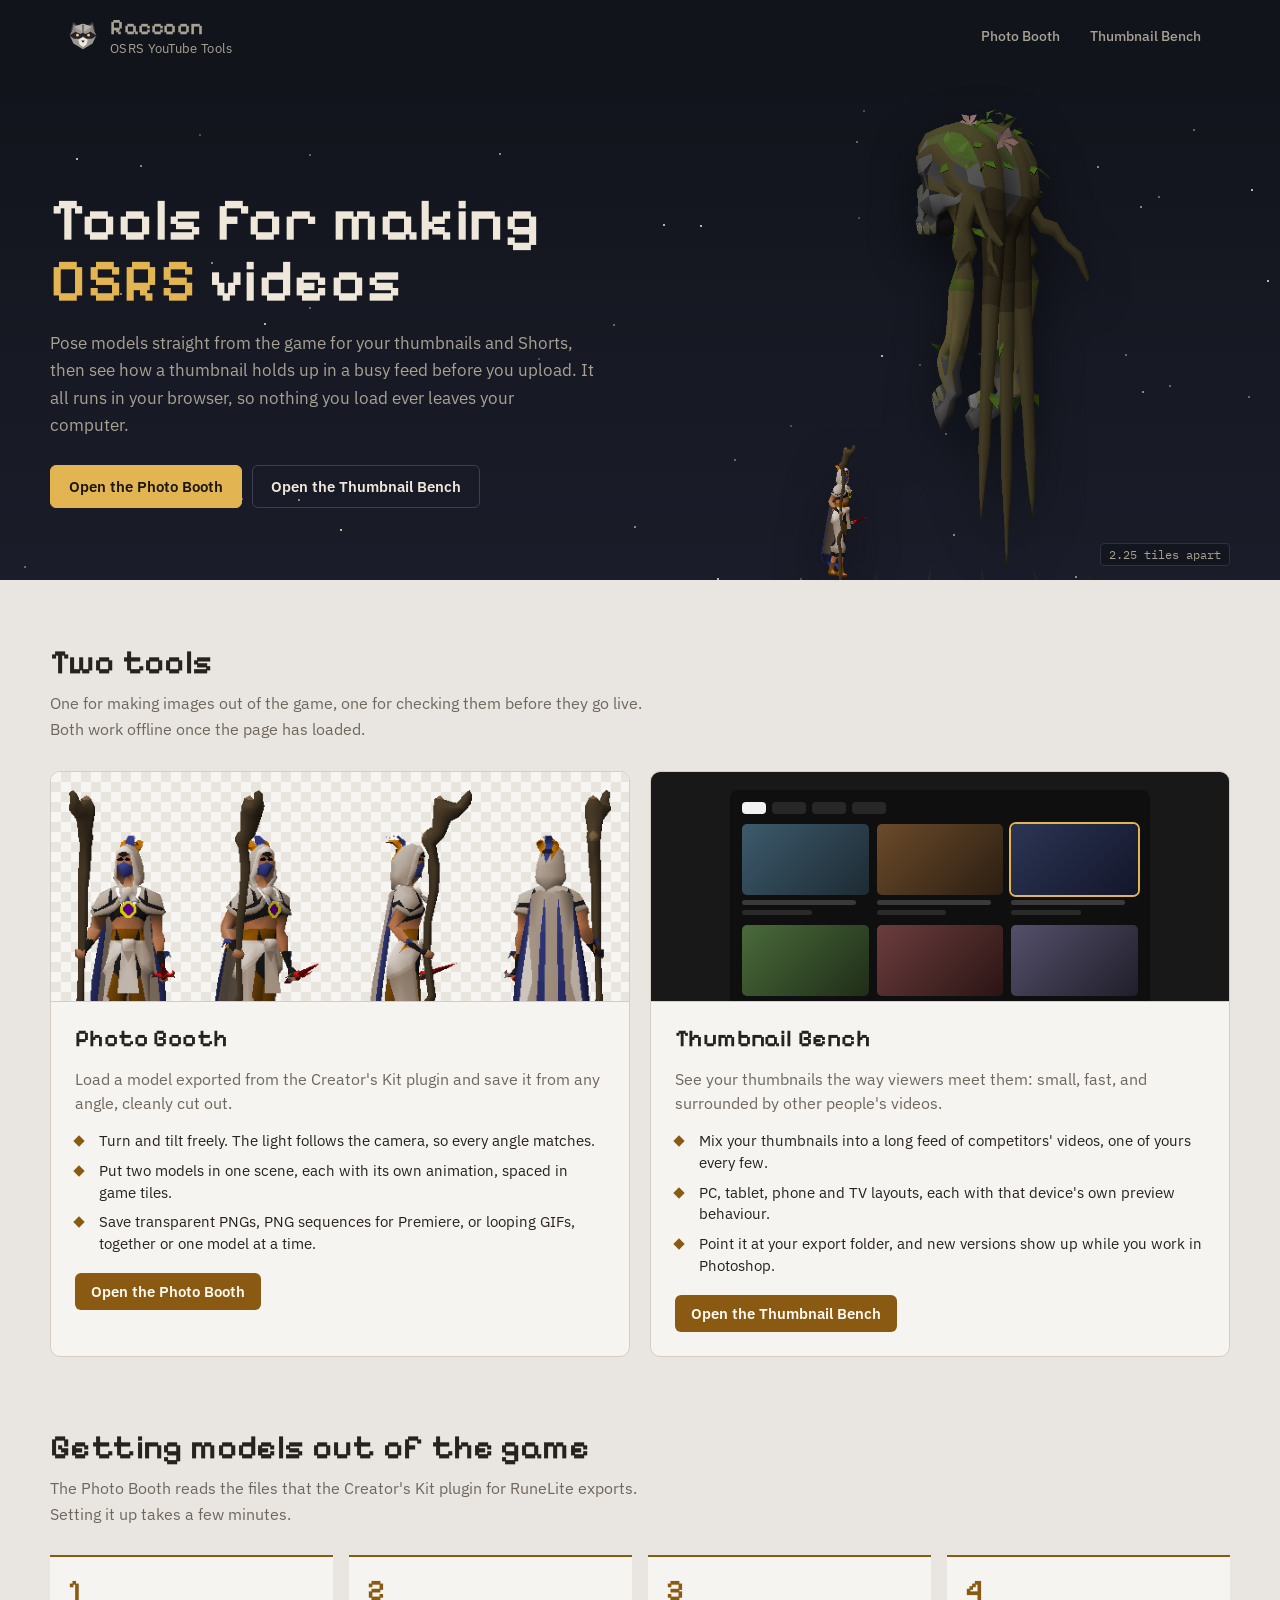
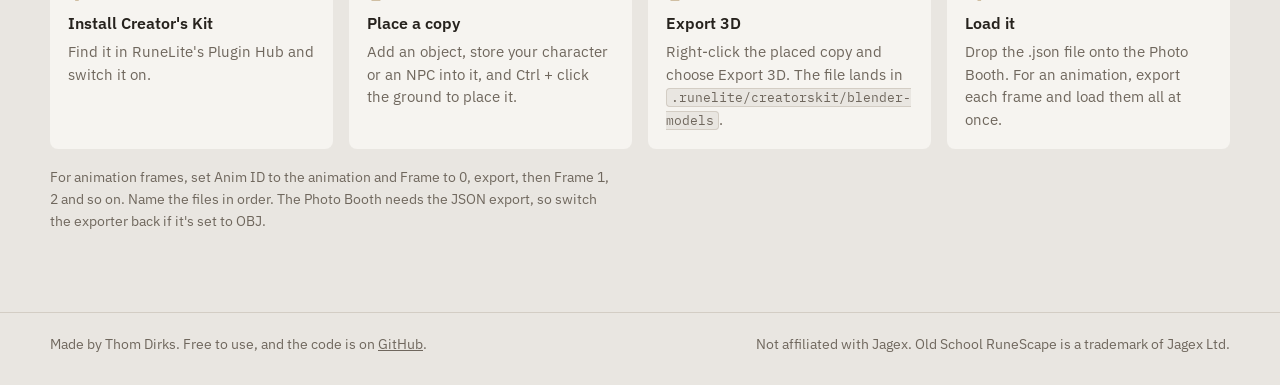
<file: index.html>
<!doctype html>
<html lang="en">
<head>
<meta charset="utf-8">
<meta name="viewport" content="width=device-width, initial-scale=1, viewport-fit=cover">
<title>Raccoon · OSRS YouTube Tools</title>
<meta name="description" content="Free browser tools for Old School RuneScape YouTubers: pose game models for thumbnails and Shorts, and test thumbnails in a realistic YouTube feed.">
<link rel="icon" href="assets/raccoon.svg" type="image/svg+xml">
<link rel="preconnect" href="https://fonts.googleapis.com">
<link rel="stylesheet" href="https://fonts.googleapis.com/css2?family=Pixelify+Sans:wght@500;600&family=IBM+Plex+Sans:wght@400;500;600&family=IBM+Plex+Mono:wght@400;500&display=swap">
<link rel="stylesheet" href="assets/site.css">
</head>
<body class="landing">
  <div class="site-nav-wrap">
    <nav class="site-nav" aria-label="Site">
      <a class="brand" href="./"><img src="assets/raccoon.svg" alt=""><span class="stack"><b>Raccoon</b><span>OSRS YouTube Tools</span></span></a>
      <div class="site-links">
        <a href="photo-booth/">Photo Booth</a>
        <a href="thumbnail-bench/">Thumbnail Bench</a>
      </div>
    </nav>
  </div>

  <header class="hero gutter" style="--stars: 663px 154px rgba(255,248,226,0.7), 1333px 49px rgba(255,248,226,0.25), 1097px 96px rgba(255,248,226,0.5), 1193px 59px rgba(255,248,226,0.35), 76px 88px rgba(255,248,226,0.7), 856px 71px rgba(255,248,226,0.35), 185px 434px rgba(255,248,226,0.25), 1158px 126px rgba(255,248,226,0.35), 1291px 63px rgba(255,248,226,0.7), 101px 226px rgba(255,248,226,0.25), 1140px 136px rgba(255,248,226,0.5), 858px 147px rgba(255,248,226,0.25), 1169px 315px rgba(255,248,226,0.35), 211px 192px rgba(255,248,226,0.5), 199px 64px rgba(255,248,226,0.25), 1267px 210px rgba(255,248,226,0.7), 1393px 437px rgba(255,248,226,0.5), 953px 464px rgba(255,248,226,0.5), 613px 254px rgba(255,248,226,0.35), 499px 83px rgba(255,248,226,0.5), 1075px 506px rgba(255,248,226,0.5), 919px 294px rgba(255,248,226,0.25), 241px 428px rgba(255,248,226,0.35), 700px 155px rgba(255,248,226,0.7), 863px 40px rgba(255,248,226,0.25), 1142px 321px rgba(255,248,226,0.5), 717px 508px rgba(255,248,226,0.7), 140px 95px rgba(255,248,226,0.5), 970px 66px rgba(255,248,226,0.25), 634px 456px rgba(255,248,226,0.5), 790px 355px rgba(255,248,226,0.25), 945px 363px rgba(255,248,226,0.35), 1251px 119px rgba(255,248,226,0.7), 120px 223px rgba(255,248,226,0.5), 264px 253px rgba(255,248,226,0.7), 800px 508px rgba(255,248,226,0.25), 340px 459px rgba(255,248,226,0.7), 1125px 284px rgba(255,248,226,0.35), 881px 285px rgba(255,248,226,0.7), 734px 389px rgba(255,248,226,0.35), 309px 84px rgba(255,248,226,0.35), 309px 237px rgba(255,248,226,0.35), 24px 496px rgba(255,248,226,0.35), 538px 288px rgba(255,248,226,0.25), 298px 429px rgba(255,248,226,0.5), 1248px 326px rgba(255,248,226,0.35)">
    <div class="inner hero-grid">
      <div class="hero-copy">
        <h1>Tools for making <em>OSRS</em> videos</h1>
        <p class="lede">Pose models straight from the game for your thumbnails and Shorts, then see how a thumbnail holds up in a busy feed before you upload. It all runs in your browser, so nothing you load ever leaves your computer.</p>
        <div class="cta">
          <a class="button" href="photo-booth/">Open the Photo Booth</a>
          <a class="button ghost" href="thumbnail-bench/">Open the Thumbnail Bench</a>
        </div>
      </div>
      <div class="stage-art" aria-hidden="true">
        <div class="floor"></div>
        <img src="assets/hero-scene.png" alt="">
        <span class="tile-note">2.25 tiles apart</span>
      </div>
    </div>
  </header>

  <main class="gutter">
    <section class="section inner" aria-labelledby="toolsTitle">
      <h2 id="toolsTitle">Two tools</h2>
      <p class="sub">One for making images out of the game, one for checking them before they go live. Both work offline once the page has loaded.</p>
      <div class="tools">
        <article class="tool">
          <div class="tool-art checker"><img src="assets/turntable.png" alt="A player model shown from the front, at an angle, from the side and from the back"></div>
          <div class="tool-body">
            <h3>Photo Booth</h3>
            <p>Load a model exported from the Creator's Kit plugin and save it from any angle, cleanly cut out.</p>
            <ul>
              <li>Turn and tilt freely. The light follows the camera, so every angle matches.</li>
              <li>Put two models in one scene, each with its own animation, spaced in game tiles.</li>
              <li>Save transparent PNGs, PNG sequences for Premiere, or looping GIFs, together or one model at a time.</li>
            </ul>
            <a class="open" href="photo-booth/">Open the Photo Booth</a>
          </div>
        </article>
        <article class="tool">
          <div class="tool-art" style="background:#181818">
            <div class="mini-feed" aria-hidden="true">
              <div class="mini-chips"><i></i><i></i><i></i><i></i></div>
              <div class="mini-grid">
                <div class="mini-tile" style="--a:#3d5a6c;--b:#1d2b33"><div class="t"></div><div class="l"></div><div class="l s"></div></div>
                <div class="mini-tile" style="--a:#6b4b2a;--b:#2b1e12"><div class="t"></div><div class="l"></div><div class="l s"></div></div>
                <div class="mini-tile yours" style="--a:#2c3554;--b:#12162a"><div class="t"></div><div class="l"></div><div class="l s"></div></div>
                <div class="mini-tile" style="--a:#4a6b3a;--b:#1f2d18"><div class="t"></div><div class="l"></div><div class="l s"></div></div>
                <div class="mini-tile" style="--a:#6c3d3d;--b:#2b1414"><div class="t"></div><div class="l"></div><div class="l s"></div></div>
                <div class="mini-tile" style="--a:#55506b;--b:#201e2b"><div class="t"></div><div class="l"></div><div class="l s"></div></div>
              </div>
              <div class="devices"><span>PC</span><span>Tablet</span><span>Phone</span><span>TV</span></div>
            </div>
          </div>
          <div class="tool-body">
            <h3>Thumbnail Bench</h3>
            <p>See your thumbnails the way viewers meet them: small, fast, and surrounded by other people's videos.</p>
            <ul>
              <li>Mix your thumbnails into a long feed of competitors' videos, one of yours every few.</li>
              <li>PC, tablet, phone and TV layouts, each with that device's own preview behaviour.</li>
              <li>Point it at your export folder, and new versions show up while you work in Photoshop.</li>
            </ul>
            <a class="open" href="thumbnail-bench/">Open the Thumbnail Bench</a>
          </div>
        </article>
      </div>
    </section>

    <section class="section inner" aria-labelledby="modelsTitle">
      <h2 id="modelsTitle">Getting models out of the game</h2>
      <p class="sub">The Photo Booth reads the files that the Creator's Kit plugin for RuneLite exports. Setting it up takes a few minutes.</p>
      <ol class="steps">
        <li><b>Install Creator's Kit</b><p>Find it in RuneLite's Plugin Hub and switch it on.</p></li>
        <li><b>Place a copy</b><p>Add an object, store your character or an NPC into it, and Ctrl + click the ground to place it.</p></li>
        <li><b>Export 3D</b><p>Right-click the placed copy and choose Export 3D. The file lands in <code>.runelite/creatorskit/blender-models</code>.</p></li>
        <li><b>Load it</b><p>Drop the .json file onto the Photo Booth. For an animation, export each frame and load them all at once.</p></li>
      </ol>
      <p class="aside-note">For animation frames, set Anim ID to the animation and Frame to 0, export, then Frame 1, 2 and so on. Name the files in order. The Photo Booth needs the JSON export, so switch the exporter back if it's set to OBJ.</p>
    </section>
  </main>

  <footer class="site-footer gutter">
    <div class="inner">
      <p>Made by Thom Dirks. Free to use, and the code is on <a href="https://github.com/ThomDirks/raccoon">GitHub</a>.</p>
      <p>Not affiliated with Jagex. Old School RuneScape is a trademark of Jagex Ltd.</p>
    </div>
  </footer>
</body>
</html>
</file>
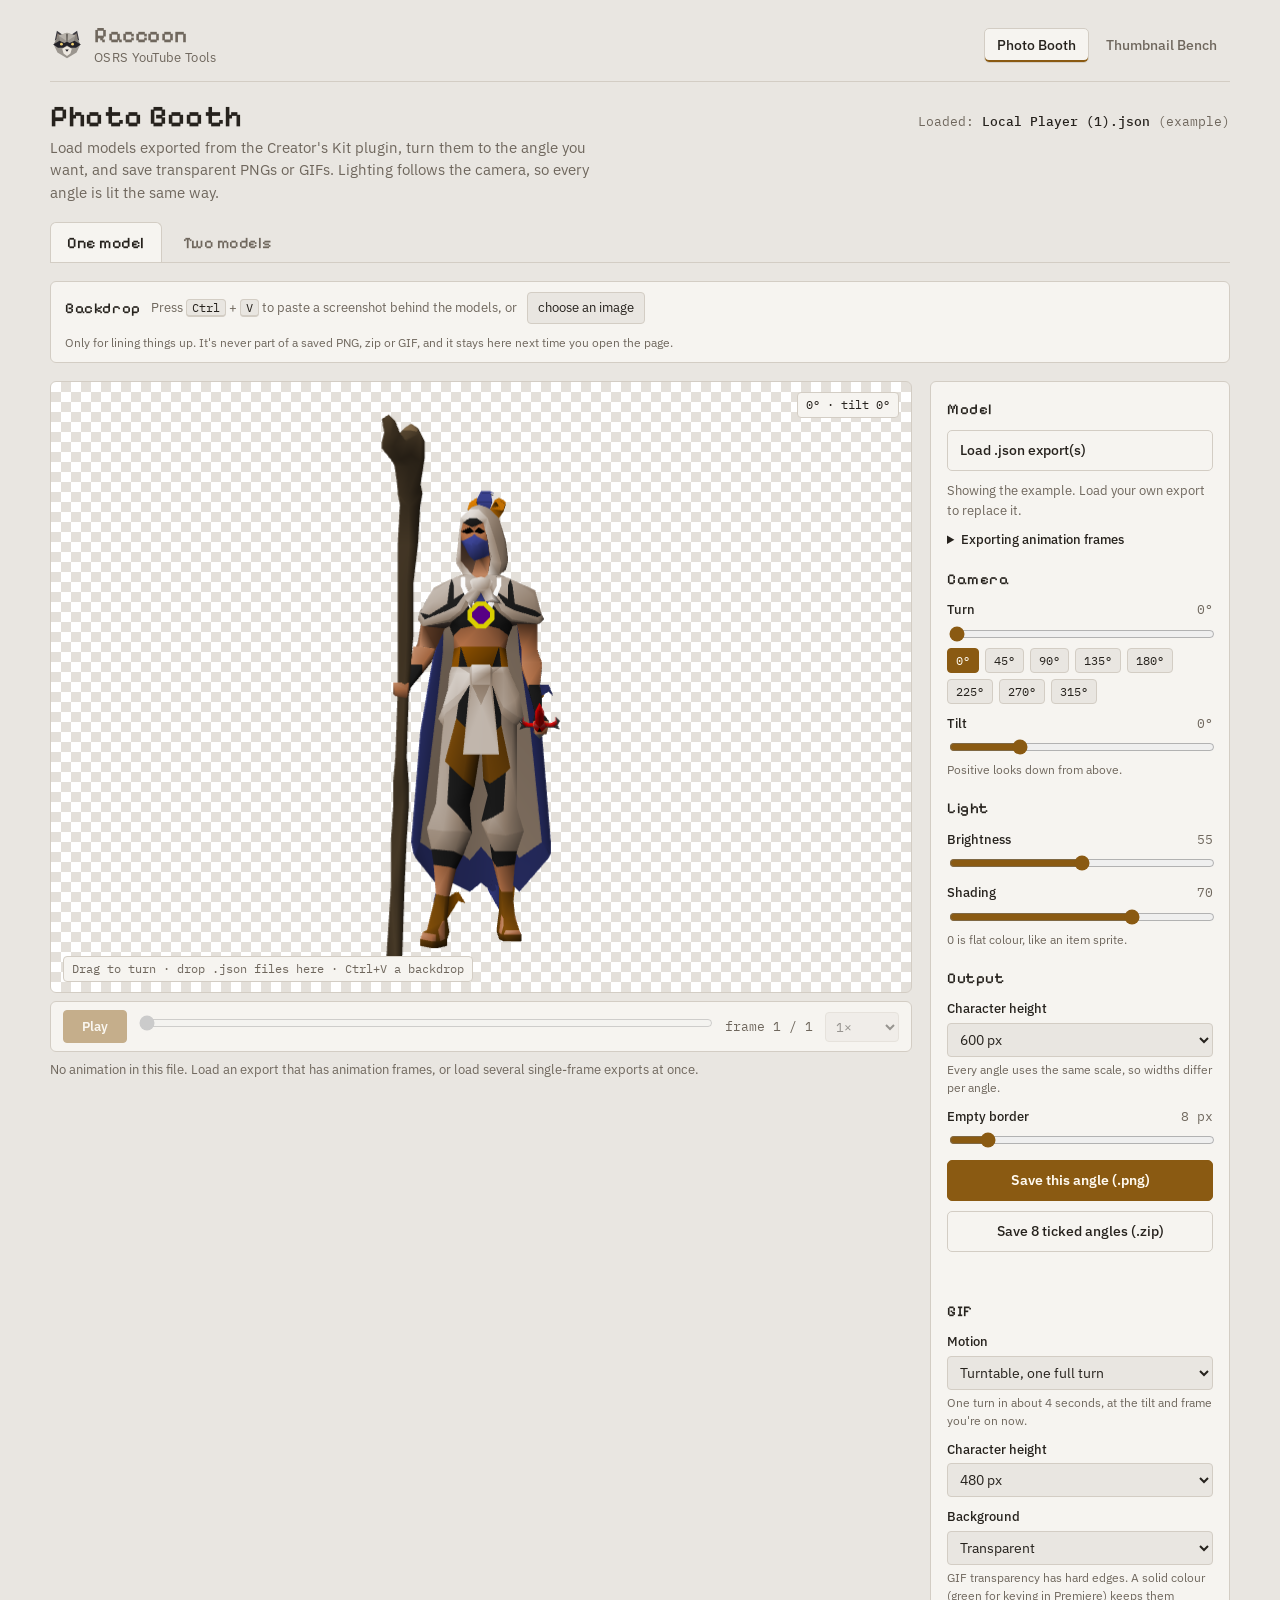
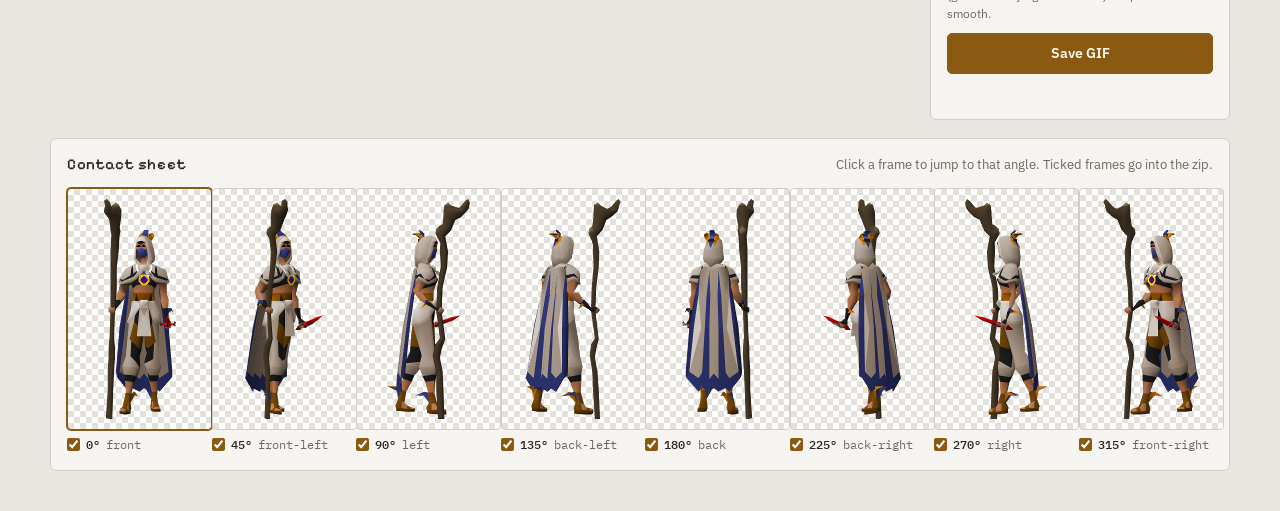
<file: photo-booth/index.html>
<!doctype html>
<html lang="en">
<head>
<meta charset="utf-8">
<meta name="viewport" content="width=device-width, initial-scale=1, viewport-fit=cover">
<title>Photo Booth · Raccoon</title>
<meta name="description" content="Pose Old School RuneScape models exported from Creator's Kit and save transparent PNGs, PNG sequences and GIFs.">
<link rel="icon" href="../assets/raccoon.svg" type="image/svg+xml">
<link rel="preconnect" href="https://fonts.googleapis.com">
<link rel="stylesheet" href="https://fonts.googleapis.com/css2?family=Pixelify+Sans:wght@500;600&family=IBM+Plex+Sans:wght@400;500;600&family=IBM+Plex+Mono:wght@400;500&display=swap">
<link rel="stylesheet" href="../assets/site.css">
<link rel="stylesheet" href="booth.css">
</head>
<body>
<nav class="site-nav" aria-label="Site">
  <a class="brand" href="../"><img src="../assets/raccoon.svg" alt=""><span class="stack"><b>Raccoon</b><span>OSRS YouTube Tools</span></span></a>
  <div class="site-links">
    <a href="../photo-booth/" aria-current="page">Photo Booth</a>
    <a href="../thumbnail-bench/">Thumbnail Bench</a>
  </div>
</nav>

<div class="wrap">
  <header>
    <div>
      <h1>Photo Booth</h1>
      <p class="lede">Load models exported from the Creator's Kit plugin, turn them to the angle you want, and save transparent PNGs or GIFs. Lighting follows the camera, so every angle is lit the same way.</p>
    </div>
    <div class="file-status" id="fileStatus">Loaded: <b>Local Player (1).json</b> (example)</div>
  </header>

  <div class="modes" role="tablist" aria-label="Mode">
    <button type="button" role="tab" id="tabOne" data-mode="one" aria-selected="true" aria-controls="modeOne">One model</button>
    <button type="button" role="tab" id="tabTwo" data-mode="two" aria-selected="false" aria-controls="modeTwo">Two models</button>
  </div>

  <div class="backdrop-bar" id="bdBar" aria-label="Backdrop">
    <div class="bd-main">
      <span class="group-title">Backdrop</span>
      <span class="bd-thumb" id="bdThumb" hidden><img alt="Current backdrop"></span>
      <span class="bd-hint" id="bdHint">Press <kbd>Ctrl</kbd> + <kbd>V</kbd> to paste a screenshot behind the models, or</span>
      <label class="mini-btn upload" for="bdFile">choose an image<input type="file" id="bdFile" accept="image/*"></label>
    </div>
    <div class="bd-controls" id="bdControls" hidden>
      <label class="check"><input type="checkbox" id="bdShow" checked> Show</label>
      <span class="bd-seg" role="group" aria-label="How the backdrop fills the preview">
        <button type="button" class="mini-btn" id="bdFill" aria-pressed="true">Fill</button>
        <button type="button" class="mini-btn" id="bdFit" aria-pressed="false">Fit</button>
      </span>
      <label class="bd-field" for="bdZoom">Zoom <input type="range" id="bdZoom" min="50" max="300" step="5" value="100"><output id="bdZoomOut" for="bdZoom">100%</output></label>
      <label class="bd-field" for="bdX">Left/right <input type="range" id="bdX" min="-50" max="50" step="1" value="0"></label>
      <label class="bd-field" for="bdY">Up/down <input type="range" id="bdY" min="-50" max="50" step="1" value="0"></label>
      <label class="bd-field" for="bdDim">Brightness <input type="range" id="bdDim" min="20" max="100" step="5" value="100"><output id="bdDimOut" for="bdDim">100%</output></label>
      <button type="button" class="mini-btn" id="bdClear">Remove</button>
    </div>
    <p class="bd-note">Only for lining things up. It's never part of a saved PNG, zip or GIF, and it stays here next time you open the page.</p>
  </div>

  <section class="mode" id="modeOne" role="tabpanel" aria-labelledby="tabOne">
  <div class="bench">
    <div class="stage-col">
      <div class="stage" id="stage" aria-label="Model preview. Drag to turn the model.">
        <div class="bg-layer" hidden><img alt=""></div>
        <canvas id="stageCanvas"></canvas>
        <div class="readout" id="readout">0° · tilt 0°</div>
        <div class="hint">Drag to turn · drop .json files here · Ctrl+V a backdrop</div>
        <div class="drop-veil" id="dropVeil" hidden>Drop the .json files to load them</div>
      </div>
      <div class="timeline" id="timeline">
        <button class="play" id="play" type="button" disabled>Play</button>
        <div class="scrub">
          <input type="range" id="frame" min="0" max="0" step="1" value="0" disabled aria-label="Animation frame">
          <div class="ticks" id="tickMarks" aria-hidden="true"></div>
        </div>
        <output class="frame-out" id="frameOut" for="frame" title="Comma and full stop step one frame">frame 1 / 1</output>
        <select id="speed" aria-label="Playback speed" disabled>
          <option value="0.25">0.25×</option>
          <option value="0.5">0.5×</option>
          <option value="1" selected>1×</option>
        </select>
      </div>
      <p class="msg" id="animMsg">No animation in this file. Load an export that has animation frames, or load several single-frame exports at once.</p>
    </div>

    <aside class="rail">
      <div class="group">
        <h2 class="group-title">Model</h2>
        <label class="upload btn secondary" for="fileInput">Load .json export(s)
          <input type="file" id="fileInput" accept=".json,application/json" multiple>
        </label>
        <p class="msg" id="loadMsg">Export from Creator's Kit (3D Models, Local Player) and load the file here.</p>
        <details class="howto">
          <summary>Exporting animation frames</summary>
          <p>On the object in Creator's Kit, set <b>Anim ID</b> to the animation and <b>Frame</b> to 0, then Export 3D. Change Frame to 1, 2, 3 and export each one.</p>
          <p>Select all those files at once here. They're sorted by file name, so name them in order (guardian_00, guardian_01…).</p>
        </details>
      </div>

      <div class="group">
        <h2 class="group-title">Camera</h2>
        <div class="field">
          <div class="field-row"><label for="yaw">Turn</label><output id="yawOut" for="yaw">0°</output></div>
          <input type="range" id="yaw" min="0" max="359" step="1" value="0">
          <div class="presets" id="yawPresets"></div>
        </div>
        <div class="field">
          <div class="field-row"><label for="tilt">Tilt</label><output id="tiltOut" for="tilt">0°</output></div>
          <input type="range" id="tilt" min="-20" max="60" step="1" value="0">
          <span class="note">Positive looks down from above.</span>
        </div>
      </div>

      <div class="group">
        <h2 class="group-title">Light</h2>
        <div class="field">
          <div class="field-row"><label for="ambient">Brightness</label><output id="ambientOut" for="ambient">55</output></div>
          <input type="range" id="ambient" min="25" max="85" step="1" value="55">
        </div>
        <div class="field">
          <div class="field-row"><label for="contrast">Shading</label><output id="contrastOut" for="contrast">70</output></div>
          <input type="range" id="contrast" min="0" max="100" step="1" value="70">
          <span class="note">0 is flat colour, like an item sprite.</span>
        </div>
      </div>

      <div class="group">
        <h2 class="group-title">Output</h2>
        <div class="field">
          <label for="size">Character height</label>
          <select id="size">
            <option value="300">300 px</option>
            <option value="600" selected>600 px</option>
            <option value="1000">1000 px</option>
            <option value="1600">1600 px</option>
          </select>
          <span class="note">Every angle uses the same scale, so widths differ per angle.</span>
        </div>
        <div class="field">
          <div class="field-row"><label for="pad">Empty border</label><output id="padOut" for="pad">8 px</output></div>
          <input type="range" id="pad" min="0" max="64" step="2" value="8">
        </div>
        <button class="btn" id="saveOne" type="button">Save this angle (.png)</button>
        <button class="btn secondary" id="saveAll" type="button">Save ticked angles (.zip)</button>
        <div class="field" id="fpsField" hidden>
          <label for="seqFps">Frame rate for the zip</label>
          <select id="seqFps">
            <option value="25">25 fps</option>
            <option value="30" selected>30 fps</option>
            <option value="50">50 fps</option>
            <option value="60">60 fps</option>
          </select>
          <span class="note">Match your Premiere sequence, then import the PNGs as an image sequence.</span>
        </div>
        <button class="btn secondary" id="saveFrames" type="button" hidden>Save the animation as PNGs (.zip)</button>
        <p class="msg" id="saveMsg"></p>
      </div>

      <div class="group">
        <h2 class="group-title">GIF</h2>
        <div class="field">
          <label for="gifMotion">Motion</label>
          <select id="gifMotion">
            <option value="anim">The animation, at this angle</option>
            <option value="spin">Turntable, one full turn</option>
          </select>
          <span class="note" id="gifMotionNote">Uses the playback speed you picked under the preview.</span>
        </div>
        <div class="field">
          <label for="gifSize">Character height</label>
          <select id="gifSize">
            <option value="240">240 px</option>
            <option value="360">360 px</option>
            <option value="480" selected>480 px</option>
            <option value="720">720 px</option>
          </select>
        </div>
        <div class="field">
          <label for="gifBg">Background</label>
          <div class="gif-bg">
            <select id="gifBg">
              <option value="clear">Transparent</option>
              <option value="color">Solid colour</option>
            </select>
            <input type="color" id="gifColor" value="#00b140" aria-label="Background colour" hidden>
          </div>
          <span class="note" id="gifBgNote">GIF transparency has hard edges. A solid colour (green for keying in Premiere) keeps them smooth.</span>
        </div>
        <button class="btn" id="saveGif" type="button">Save GIF</button>
        <p class="msg" id="gifMsg"></p>
      </div>
    </aside>
  </div>

  <section class="sheet" aria-labelledby="sheetTitle">
    <div class="sheet-head">
      <h2 class="group-title" id="sheetTitle">Contact sheet</h2>
      <p>Click a frame to jump to that angle. Ticked frames go into the zip.</p>
    </div>
    <div class="frames" id="frames"></div>
  </section>
  </section>

  <section class="mode" id="modeTwo" role="tabpanel" aria-labelledby="tabTwo" hidden>
    <div class="bench">
      <div class="stage-col">
        <div class="stage" id="sStage" aria-label="Scene preview. Drag to turn the camera.">
          <div class="bg-layer" hidden><img alt=""></div>
          <canvas id="sCanvas"></canvas>
          <div class="readout" id="sReadout">0° · tilt 0°</div>
          <div class="hint">Drag to turn · drop .json files on the left or right half · Ctrl+V a backdrop</div>
          <div class="halves" id="sVeil" hidden><div data-k="0">Load as model A</div><div data-k="1">Load as model B</div></div>
        </div>
        <div class="timeline">
          <button class="play" id="sPlay" type="button" disabled>Play</button>
          <div class="scrub"><input type="range" id="sTime" min="0" max="0" step="10" value="0" disabled aria-label="Scene time"></div>
          <output class="frame-out" id="sTimeOut" for="sTime" title="Comma and full stop step to the previous or next change">no animation</output>
          <select id="sSpeed" aria-label="Playback speed" disabled>
            <option value="0.25">0.25×</option>
            <option value="0.5">0.5×</option>
            <option value="1" selected>1×</option>
          </select>
        </div>
        <p class="msg" id="sAnimMsg">Neither model is animated yet. Load animated exports into A or B and they play together on one timeline.</p>

        <div class="actors">
          <div class="actor" id="actor0" data-k="0">
            <div class="actor-head"><span class="badge">A</span><b id="aName0">Model A</b><span class="side">left</span></div>
            <label class="upload btn secondary" for="aFile0">Load .json export(s)
              <input type="file" id="aFile0" accept=".json,application/json" multiple>
            </label>
            <p class="msg" id="aMsg0"></p>
            <div class="field">
              <div class="field-row"><label for="aFace0">Facing</label><output id="aFaceOut0" for="aFace0">90°</output></div>
              <input type="range" id="aFace0" min="-180" max="180" step="1" value="90">
            </div>
            <div class="field">
              <div class="field-row"><label for="aStart0">Start on frame</label><output id="aStartOut0" for="aStart0">1 / 1</output></div>
              <input type="range" id="aStart0" min="0" max="0" step="1" value="0" disabled>
            </div>
            <label class="check"><input type="checkbox" id="aAnim0" checked disabled> Animate (off holds the start frame)</label>
          </div>
          <div class="actor" id="actor1" data-k="1">
            <div class="actor-head"><span class="badge">B</span><b id="aName1">Model B</b><span class="side">right</span></div>
            <label class="upload btn secondary" for="aFile1">Load .json export(s)
              <input type="file" id="aFile1" accept=".json,application/json" multiple>
            </label>
            <p class="msg" id="aMsg1"></p>
            <div class="field">
              <div class="field-row"><label for="aFace1">Facing</label><output id="aFaceOut1" for="aFace1">-90°</output></div>
              <input type="range" id="aFace1" min="-180" max="180" step="1" value="-90">
            </div>
            <div class="field">
              <div class="field-row"><label for="aStart1">Start on frame</label><output id="aStartOut1" for="aStart1">1 / 1</output></div>
              <input type="range" id="aStart1" min="0" max="0" step="1" value="0" disabled>
            </div>
            <label class="check"><input type="checkbox" id="aAnim1" checked disabled> Animate (off holds the start frame)</label>
          </div>
        </div>
      </div>

      <aside class="rail">
        <div class="group">
          <h2 class="group-title">Placement</h2>
          <div class="presets" id="sPresets">
            <button type="button" class="chip" data-p="face">Face to face</button>
            <button type="button" class="chip" data-p="side">Side by side</button>
            <button type="button" class="chip" data-p="back">Back to back</button>
          </div>
          <div class="field">
            <div class="field-row"><label for="sDist">Distance</label><output id="sDistOut" for="sDist">2 tiles</output></div>
            <input type="range" id="sDist" min="0" max="8" step="0.25" value="2">
            <span class="note">One tile is one square on the game's floor, so this matches in-game spacing.</span>
          </div>
          <div class="field">
            <div class="field-row"><label for="sDepth">Depth</label><output id="sDepthOut" for="sDepth">0 tiles</output></div>
            <input type="range" id="sDepth" min="-3" max="3" step="0.25" value="0">
            <span class="note">Positive brings B toward the camera and A away.</span>
          </div>
          <button class="btn secondary" id="sSwap" type="button">Swap A and B</button>
        </div>

        <div class="group">
          <h2 class="group-title">Camera</h2>
          <div class="field">
            <div class="field-row"><label for="sYaw">Turn</label><output id="sYawOut" for="sYaw">0°</output></div>
            <input type="range" id="sYaw" min="0" max="359" step="1" value="0">
          </div>
          <div class="field">
            <div class="field-row"><label for="sTilt">Tilt</label><output id="sTiltOut" for="sTilt">0°</output></div>
            <input type="range" id="sTilt" min="-20" max="60" step="1" value="0">
          </div>
        </div>

        <div class="group">
          <h2 class="group-title">Light</h2>
          <div class="field">
            <div class="field-row"><label for="sAmbient">Brightness</label><output id="sAmbientOut" for="sAmbient">55</output></div>
            <input type="range" id="sAmbient" min="25" max="85" step="1" value="55">
          </div>
          <div class="field">
            <div class="field-row"><label for="sContrast">Shading</label><output id="sContrastOut" for="sContrast">70</output></div>
            <input type="range" id="sContrast" min="0" max="100" step="1" value="70">
          </div>
        </div>

        <div class="group">
          <h2 class="group-title">Output</h2>
          <div class="field">
            <label for="sSize">Height of the taller model</label>
            <select id="sSize">
              <option value="300">300 px</option>
              <option value="600" selected>600 px</option>
              <option value="1000">1000 px</option>
              <option value="1600">1600 px</option>
            </select>
            <span class="note">Both models keep their in-game size relative to each other.</span>
          </div>
          <div class="field">
            <div class="field-row"><label for="sPad">Empty border</label><output id="sPadOut" for="sPad">8 px</output></div>
            <input type="range" id="sPad" min="0" max="64" step="2" value="8">
          </div>
          <div class="field">
            <label for="sWho">What to save</label>
            <select id="sWho">
              <option value="both">Both models together</option>
              <option value="0">Only model A</option>
              <option value="1">Only model B</option>
            </select>
            <label class="check" id="sAlignRow" hidden><input type="checkbox" id="sAlign" checked> Same canvas as the full scene</label>
            <span class="note" id="sWhoNote">Applies to the PNG, the zip and the GIF.</span>
          </div>
          <button class="btn" id="sSavePng" type="button">Save this moment (.png)</button>
          <div class="field" id="sFpsField" hidden>
            <label for="sFps">Frame rate for the zip</label>
            <select id="sFps">
              <option value="25">25 fps</option>
              <option value="30" selected>30 fps</option>
              <option value="50">50 fps</option>
              <option value="60">60 fps</option>
            </select>
            <span class="note">Match your Premiere sequence, then import the PNGs as an image sequence.</span>
          </div>
          <button class="btn secondary" id="sSaveFrames" type="button" hidden>Save the animation as PNGs (.zip)</button>
          <p class="msg" id="sSaveMsg"></p>
        </div>

        <div class="group">
          <h2 class="group-title">GIF</h2>
          <div class="field">
            <label for="sGifMotion">Motion</label>
            <select id="sGifMotion">
              <option value="anim">Both animations, at this angle</option>
              <option value="spin">Turntable, one full turn</option>
            </select>
          </div>
          <div class="field" id="sLoopField" hidden>
            <label for="sLoop">Loop length</label>
            <select id="sLoop">
              <option value="long">Until the longer animation ends</option>
              <option value="a">Model A's animation</option>
              <option value="b">Model B's animation</option>
            </select>
            <span class="note" id="sLoopNote">The shorter animation keeps looping inside it.</span>
          </div>
          <div class="field">
            <label for="sGifSize">Height of the taller model</label>
            <select id="sGifSize">
              <option value="240">240 px</option>
              <option value="360">360 px</option>
              <option value="480" selected>480 px</option>
              <option value="720">720 px</option>
            </select>
          </div>
          <div class="field">
            <label for="sGifBg">Background</label>
            <div class="gif-bg">
              <select id="sGifBg">
                <option value="clear">Transparent</option>
                <option value="color">Solid colour</option>
              </select>
              <input type="color" id="sGifColor" value="#00b140" aria-label="Background colour" hidden>
            </div>
          </div>
          <button class="btn" id="sSaveGif" type="button">Save GIF</button>
          <p class="msg" id="sGifMsg"></p>
        </div>
      </aside>
    </div>
  </section>
</div>

<script src="../assets/vendor/three-r128.min.js"></script>
<script src="../assets/vendor/jszip-3.10.1.min.js"></script>
<script src="loader.js"></script>
</body>
</html>
</file>
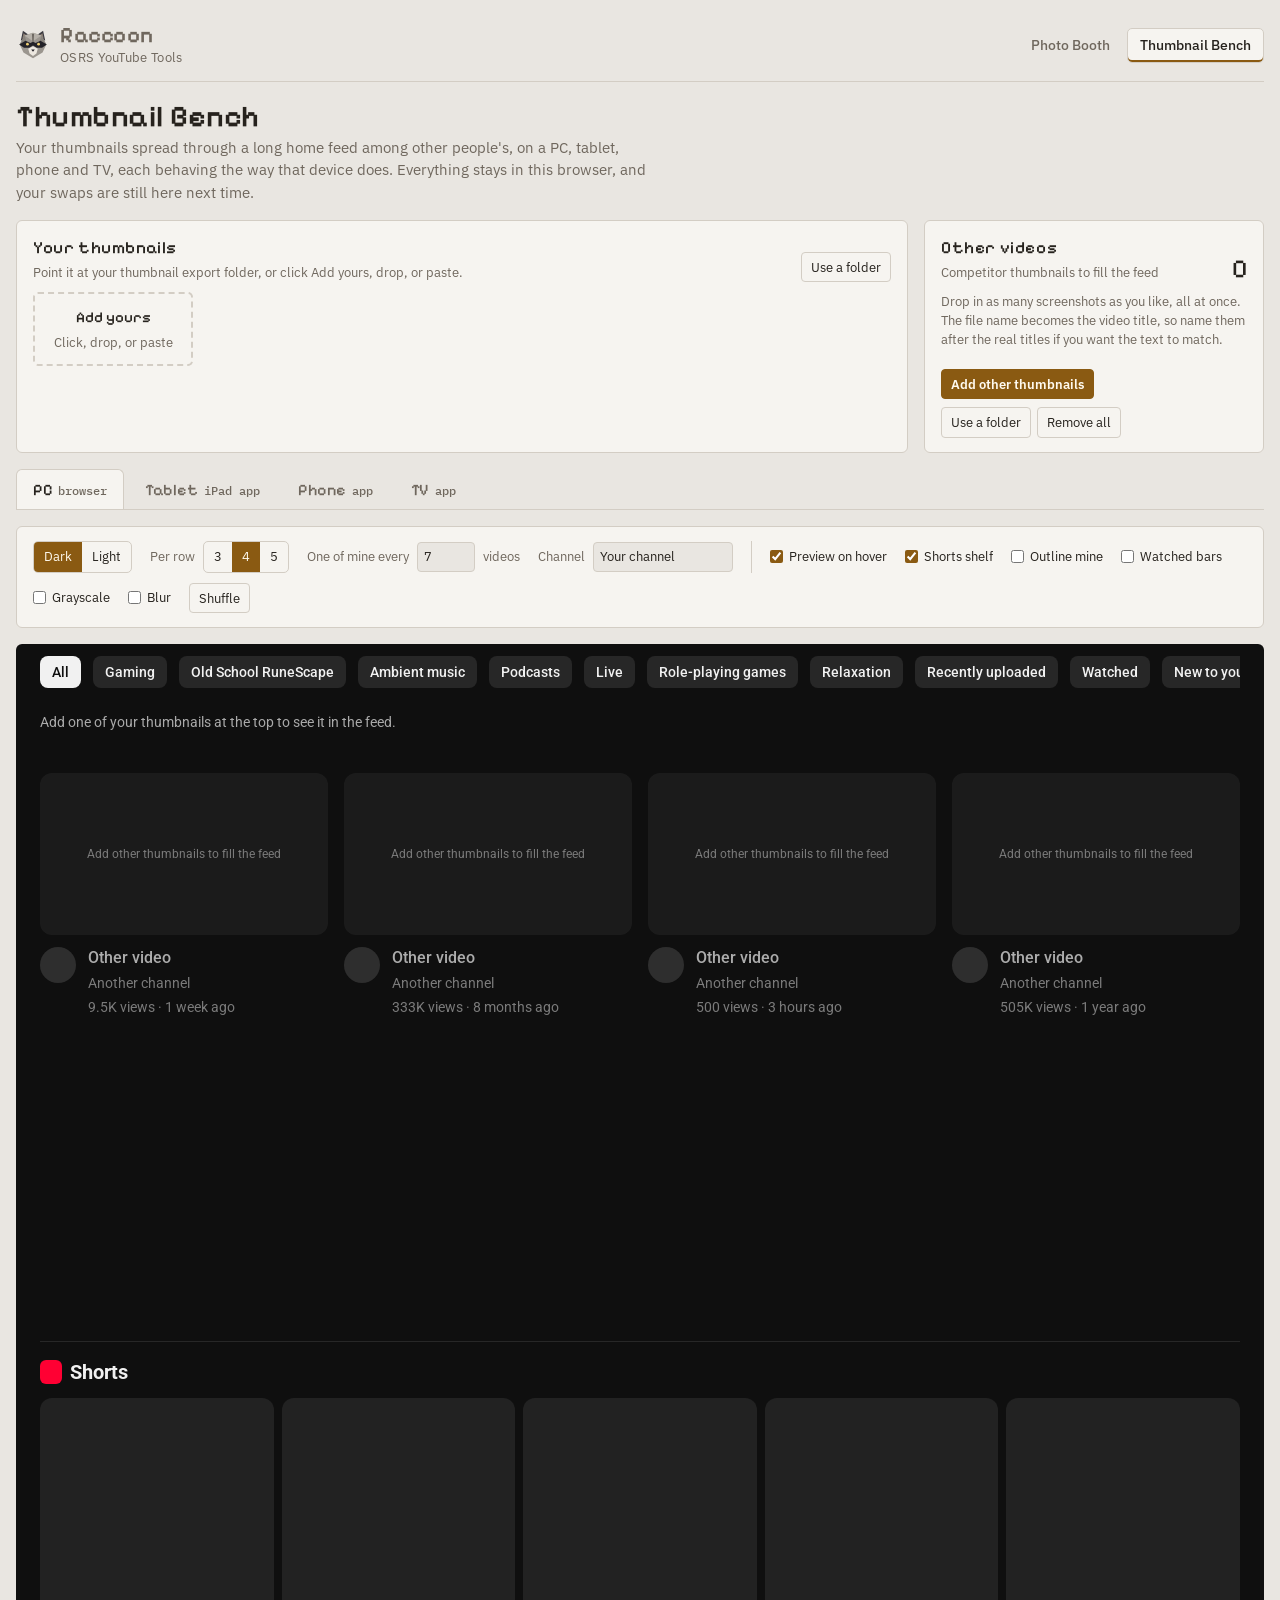
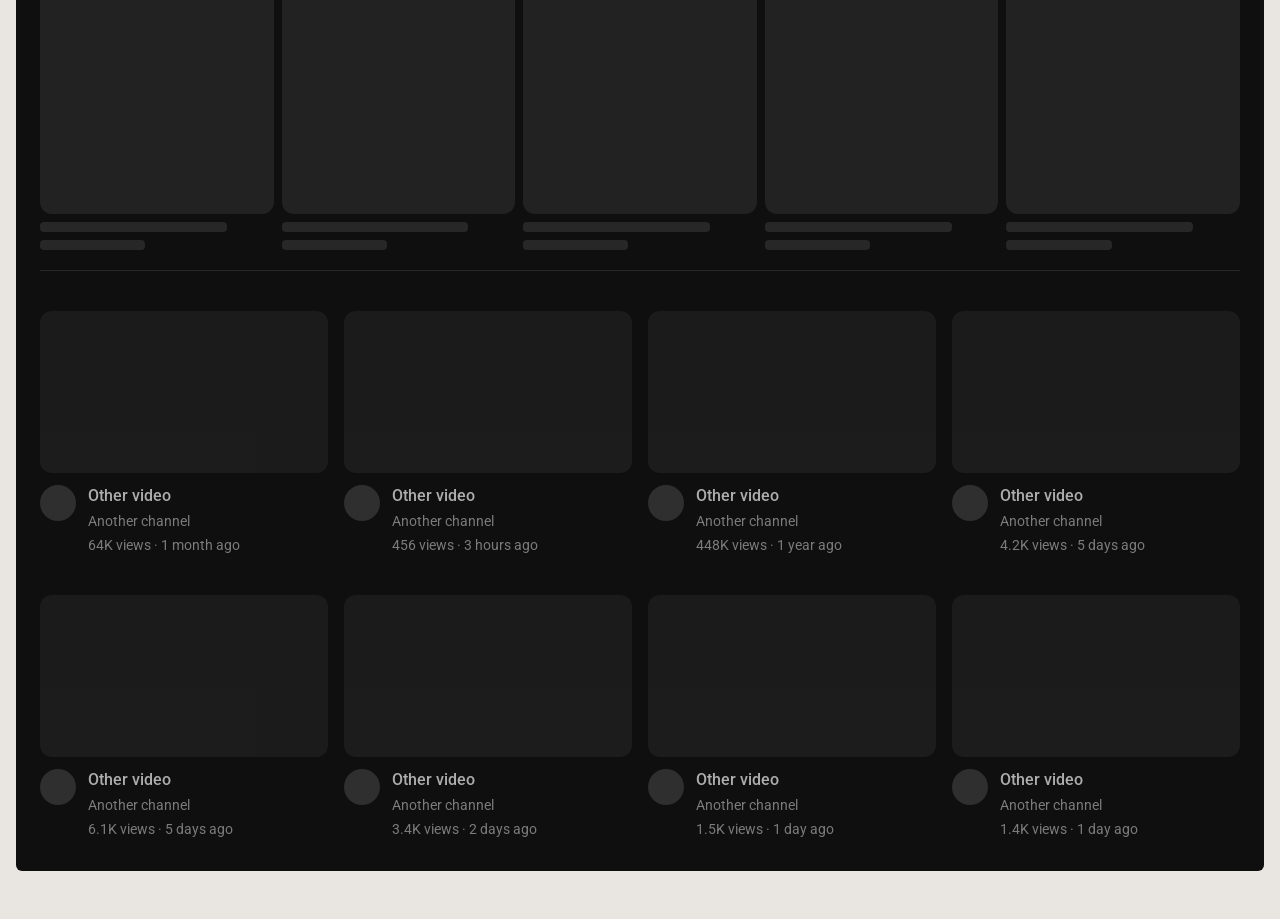
<file: thumbnail-bench/index.html>
<!doctype html>
<html lang="en">
<head>
<meta charset="utf-8">
<meta name="viewport" content="width=device-width, initial-scale=1, viewport-fit=cover">
<title>Thumbnail Bench · Raccoon</title>
<meta name="description" content="Test YouTube thumbnails in a realistic feed on PC, tablet, phone and TV before you upload.">
<link rel="icon" href="../assets/raccoon.svg" type="image/svg+xml">
<link rel="preconnect" href="https://fonts.googleapis.com">
<link rel="stylesheet" href="https://fonts.googleapis.com/css2?family=Pixelify+Sans:wght@500;600&family=IBM+Plex+Sans:wght@400;500;600&family=IBM+Plex+Mono:wght@400;500&family=Roboto:wght@400;500&display=swap">
<link rel="stylesheet" href="../assets/site.css">
<link rel="stylesheet" href="bench.css">
</head>
<body>
<nav class="site-nav" aria-label="Site" style="--nav-max:none">
  <a class="brand" href="../"><img src="../assets/raccoon.svg" alt=""><span class="stack"><b>Raccoon</b><span>OSRS YouTube Tools</span></span></a>
  <div class="site-links">
    <a href="../photo-booth/">Photo Booth</a>
    <a href="../thumbnail-bench/" aria-current="page">Thumbnail Bench</a>
  </div>
</nav>

<div class="wrap">
  <header>
    <h1>Thumbnail Bench</h1>
    <p class="lede">Your thumbnails spread through a long home feed among other people's, on a PC, tablet, phone and TV, each behaving the way that device does. Everything stays in this browser, and your swaps are still here next time.</p>
  </header>

  <div class="strip">
    <section class="panel" aria-labelledby="mineTitle">
      <div class="head-row">
        <div>
          <h2 id="mineTitle">Your thumbnails</h2>
          <p class="sub" id="mineSub">Click a thumbnail, or drop a new export onto its card, to replace it.</p>
        </div>
        <div class="btns"><button class="mini" id="mineFolderBtn" type="button">Use a folder</button><button class="mini" id="resetBtn" type="button">Back to examples</button></div>
      </div>
      <div class="cards" id="cards"></div>
      <div class="folder-status" id="mineFolder" hidden></div>
      <input class="hidden-input" type="file" id="mineDir" webkitdirectory multiple aria-hidden="true" tabindex="-1">
      <input class="hidden-input" type="file" id="addInput" accept="image/*" multiple aria-hidden="true" tabindex="-1">
      <input class="hidden-input" type="file" id="swapInput" accept="image/*" aria-hidden="true" tabindex="-1">
    </section>

    <section class="panel others-panel" id="othersPanel" aria-labelledby="othersTitle">
      <div class="head-row" style="margin:0">
        <div>
          <h2 id="othersTitle">Other videos</h2>
          <p class="sub">Competitor thumbnails to fill the feed</p>
        </div>
        <span class="big-count" id="otherCount">0</span>
      </div>
      <p class="note">Drop in as many screenshots as you like, all at once. The file name becomes the video title, so name them after the real titles if you want the text to match.</p>
      <div class="pile" id="pile"></div>
      <div class="head-row" style="margin:0">
        <button class="mini primary" id="addOther" type="button">Add other thumbnails</button>
        <div class="btns"><button class="mini" id="othersFolderBtn" type="button">Use a folder</button><button class="mini" id="clearOthers" type="button">Remove all</button></div>
      </div>
      <div class="folder-status" id="othersFolder" hidden></div>
      <input class="hidden-input" type="file" id="othersDir" webkitdirectory multiple aria-hidden="true" tabindex="-1">
      <input class="hidden-input" type="file" id="otherInput" accept="image/*" multiple aria-hidden="true" tabindex="-1">
    </section>
  </div>

  <div class="tabs" role="tablist" aria-label="Device">
    <button type="button" role="tab" id="tab-pc" data-dev="pc" aria-selected="true" aria-controls="stage-pc">PC<span>browser</span></button>
    <button type="button" role="tab" id="tab-tablet" data-dev="tablet" aria-selected="false" aria-controls="stage-tablet">Tablet<span>iPad app</span></button>
    <button type="button" role="tab" id="tab-phone" data-dev="phone" aria-selected="false" aria-controls="stage-phone">Phone<span>app</span></button>
    <button type="button" role="tab" id="tab-tv" data-dev="tv" aria-selected="false" aria-controls="stage-tv">TV<span>app</span></button>
  </div>

  <div class="panel toolbar" role="group" aria-label="Feed settings">
    <div class="seg" role="group" aria-label="Feed theme" id="themeSeg">
      <button type="button" id="ytDark" aria-pressed="true">Dark</button>
      <button type="button" id="ytLight" aria-pressed="false">Light</button>
    </div>
    <div class="tb-group" data-for="pc"><span>Per row</span>
      <div class="seg" role="group" aria-label="Videos per row" id="colsSeg">
        <button type="button" data-c="3" aria-pressed="false">3</button>
        <button type="button" data-c="4" aria-pressed="true">4</button>
        <button type="button" data-c="5" aria-pressed="false">5</button>
      </div>
    </div>
    <div class="tb-group" data-for="tablet" hidden><span>Hold it</span>
      <div class="seg" role="group" aria-label="Tablet orientation" id="orientSeg">
        <button type="button" data-o="land" aria-pressed="true">Landscape</button>
        <button type="button" data-o="port" aria-pressed="false">Portrait</button>
      </div>
    </div>
    <label class="tb-group" for="every"><span>One of mine every</span><input type="number" id="every" min="2" max="40" value="7"><span>videos</span></label>
    <label class="tb-group" for="channel"><span>Channel</span><input id="channel" value="Your channel" style="font:inherit;font-size:13px;width:140px;padding:4px 6px;border:1px solid var(--line);border-radius:4px;background:var(--bg);color:var(--ink)"></label>
    <span class="tb-sep" aria-hidden="true"></span>
    <label class="toggle"><input type="checkbox" id="tPreview" checked> <span id="previewLabel">Preview on hover</span></label>
    <label class="toggle"><input type="checkbox" id="tShorts" checked> Shorts shelf</label>
    <label class="toggle"><input type="checkbox" id="tMark"> Outline mine</label>
    <label class="toggle"><input type="checkbox" id="tBar"> Watched bars</label>
    <label class="toggle"><input type="checkbox" id="tGray"> Grayscale</label>
    <label class="toggle"><input type="checkbox" id="tBlur"> Blur</label>
    <button class="mini" id="shuffleBtn" type="button">Shuffle</button>
  </div>

  <section id="stage-pc" role="tabpanel" aria-labelledby="tab-pc">
    <div class="feed" id="pc">
      <div class="chips" aria-hidden="true"><span>All</span><span>Gaming</span><span>Old School RuneScape</span><span>Ambient music</span><span>Podcasts</span><span>Live</span><span>Role-playing games</span><span>Relaxation</span><span>Recently uploaded</span><span>Watched</span><span>New to you</span></div>
      <div class="grid" id="grid"></div>
    </div>
  </section>

  <section id="stage-tablet" class="bay" role="tabpanel" aria-labelledby="tab-tablet" hidden>
    <p class="stage-note">Scroll inside the screen. The video in the middle of the screen previews, as the app does when playback in feeds is on.</p>
    <div class="device-outer" data-w="1208" data-h="848" id="tabletOuter">
      <div class="device tablet" id="tabletDevice"><div class="screen feed touch" id="tabletScreen" style="width:1180px;height:820px"></div></div>
    </div>
  </section>

  <section id="stage-phone" class="bay" role="tabpanel" aria-labelledby="tab-phone" hidden>
    <p class="stage-note">Scroll inside the phone. The video in the middle of the screen previews, as the app does when playback in feeds is on.</p>
    <div class="device-outer" data-w="418" data-h="872" id="phoneOuter">
      <div class="device phone"><div class="screen feed touch" id="phoneScreen" style="width:390px;height:844px"></div></div>
    </div>
  </section>

  <section id="stage-tv" class="bay" role="tabpanel" aria-labelledby="tab-tv" hidden>
    <p class="stage-note">Use the arrow keys (or point at a video) to move the focus, like a remote. The TV app is always dark. Shown scaled down from 1920 × 1080, which is roughly how big it looks from the sofa.</p>
    <div class="device-outer" data-w="1956" data-h="1116" id="tvOuter">
      <div class="device tv"><div class="screen feed" id="tvScreen" style="width:1920px;height:1080px" data-yt="dark"></div></div>
    </div>
  </section>

<script src="bench.js"></script>
</body>
</html>
</file>
<file: assets/site.css>
/* Raccoon: shared tokens, base, site navigation and the landing page.
   Each tool page loads this first, then its own stylesheet. */
:root {
  --bg: #e9e6e1;
  --panel: #f6f4f0;
  --ink: #26221d;
  --muted: #6f675d;
  --line: #d3cdc4;
  --accent: #8a5a12;            /* old gold, like the game's yellow interface text */
  --accent-ink: #fffaf0;
  --focus: #b07a1c;
  /* the night band on the landing page is always dark, whatever the theme */
  --night: #12141c;
  --night-2: #1a1d29;
  --night-ink: #efe8da;
  --night-muted: #a8a294;
  --gold: #e3b552;
  --font-display: "Pixelify Sans", "Courier New", monospace;
  --font-body: "IBM Plex Sans", system-ui, -apple-system, "Segoe UI", sans-serif;
  --font-mono: "IBM Plex Mono", ui-monospace, Menlo, monospace;
}
@media (prefers-color-scheme: dark) {
  :root:not([data-theme="light"]) {
    --bg: #1b1916; --panel: #24211d; --ink: #ece6dc; --muted: #a59c8f; --line: #3a352e;
    --accent: #e0b04a; --accent-ink: #1b1916; --focus: #e8bf62;
    color-scheme: dark;
  }
}
:root[data-theme="dark"] {
  --bg: #1b1916; --panel: #24211d; --ink: #ece6dc; --muted: #a59c8f; --line: #3a352e;
  --accent: #e0b04a; --accent-ink: #1b1916; --focus: #e8bf62;
  color-scheme: dark;
}
* { box-sizing: border-box; }
body { margin: 0; background: var(--bg); color: var(--ink); font-family: var(--font-body); }
img { max-width: 100%; }
[hidden] { display: none !important; }
a { color: inherit; }
:focus-visible { outline: 2px solid var(--focus); outline-offset: 2px; }

/* ---- site navigation, shared by every page ---- */
.site-nav {
  display: flex; align-items: center; justify-content: space-between; flex-wrap: wrap; gap: 10px 24px;
  max-width: var(--nav-max, 1180px); margin: 0 auto 18px; padding: 4px 0 14px; border-bottom: 1px solid var(--line);
}
.brand { display: inline-flex; align-items: center; gap: 10px; text-decoration: none; min-width: 0; }
.brand img { width: 34px; height: 34px; flex: none; }
.brand b { font-family: var(--font-display); font-weight: 600; font-size: 22px; letter-spacing: 0.5px; line-height: 1; }
.brand span { font-size: 12.5px; color: var(--muted); letter-spacing: 0.3px; }
.brand .stack { display: grid; gap: 2px; }
.site-links { display: flex; flex-wrap: wrap; gap: 4px; }
.site-links a {
  font-size: 14px; font-weight: 500; text-decoration: none; padding: 6px 12px; border-radius: 5px; color: var(--muted);
  border: 1px solid transparent;
}
.site-links a:hover { color: var(--ink); border-color: var(--line); }
.site-links a[aria-current="page"] { color: var(--ink); background: var(--panel); border-color: var(--line); box-shadow: inset 0 -2px 0 var(--accent); }

/* ---- landing page ---- */
.landing { --nav-max: 1180px; }
.landing .site-nav { padding: 16px max(16px, env(safe-area-inset-left, 0px)) 14px; margin-bottom: 0; max-width: none; border-bottom: 0; }
.landing .site-nav-wrap { background: var(--night); color: var(--night-ink); }
.landing .site-nav-wrap .site-nav { max-width: 1180px; }
.landing .site-nav-wrap .brand span { color: var(--night-muted); }
.landing .site-nav-wrap .site-links a { color: var(--night-muted); }
.landing .site-nav-wrap .site-links a:hover { color: var(--night-ink); border-color: #343849; }
.gutter { padding-left: max(16px, env(safe-area-inset-left, 0px)); padding-right: max(16px, env(safe-area-inset-right, 0px)); }
.inner { max-width: 1180px; margin: 0 auto; }

.hero { position: relative; overflow: hidden; background: linear-gradient(180deg, var(--night) 0%, var(--night-2) 100%); color: var(--night-ink); }
.hero::before { /* a few pixel stars */
  content: ""; position: absolute; top: 0; left: 0; width: 2px; height: 2px; box-shadow: var(--stars);
}
.hero-grid { position: relative; display: grid; grid-template-columns: minmax(0, 1.05fr) minmax(0, 0.95fr); gap: 24px; align-items: end; padding-block: 40px 0; }
@media (max-width: 860px) { .hero-grid { grid-template-columns: minmax(0, 1fr); } }
.hero-copy { padding-bottom: 72px; max-width: 34rem; }
@media (max-width: 860px) { .hero-copy { padding-bottom: 8px; } }
.hero h1 { font-family: var(--font-display); font-weight: 600; font-size: clamp(36px, 5.4vw, 60px); line-height: 1.02; letter-spacing: 0.5px; margin: 0; text-wrap: balance; }
.hero h1 em { font-style: normal; color: var(--gold); }
.hero .lede { font-size: 17px; line-height: 1.6; color: var(--night-muted); margin: 18px 0 0; max-width: 34rem; }
.cta { display: flex; flex-wrap: wrap; gap: 10px; margin-top: 26px; }
.button {
  display: inline-flex; align-items: center; gap: 8px; font: inherit; font-weight: 600; font-size: 15px; text-decoration: none;
  padding: 11px 18px; border-radius: 6px; border: 1px solid var(--gold); background: var(--gold); color: #1b1610; cursor: pointer;
}
.button:hover { filter: brightness(1.06); }
.button.ghost { background: transparent; color: var(--night-ink); border-color: #3a3f52; }
.button.ghost:hover { border-color: var(--gold); }
.stage-art { position: relative; height: clamp(320px, 42vw, 470px); display: flex; justify-content: center; align-items: flex-end; }
.floor { /* the game's tile grid, laid on the ground under the models */
  position: absolute; left: -10%; right: -10%; bottom: -40px; height: 220px; transform: perspective(520px) rotateX(64deg); transform-origin: 50% 100%;
  background-image: linear-gradient(rgba(227, 181, 82, 0.22) 1px, transparent 1px), linear-gradient(90deg, rgba(227, 181, 82, 0.22) 1px, transparent 1px);
  background-size: 64px 64px; background-position: center bottom;
  -webkit-mask-image: radial-gradient(ellipse 55% 75% at 50% 85%, #000 30%, transparent 75%); mask-image: radial-gradient(ellipse 55% 75% at 50% 85%, #000 30%, transparent 75%);
}
.stage-art img { position: relative; height: 100%; max-height: 100%; width: auto; max-width: 100%; min-height: 0; object-fit: contain; object-position: bottom; filter: drop-shadow(0 18px 24px rgba(0, 0, 0, 0.45)); }
.tile-note { position: absolute; right: 0; bottom: 14px; font-family: var(--font-mono); font-size: 12px; color: var(--night-muted); background: rgba(18, 20, 28, 0.75); border: 1px solid #2e3243; padding: 3px 8px; border-radius: 4px; }

.section { padding-block: 64px 8px; }
.section h2 { font-family: var(--font-display); font-weight: 600; font-size: clamp(26px, 3.2vw, 34px); line-height: 1.1; margin: 0; letter-spacing: 0.4px; text-wrap: balance; }
.section .sub { color: var(--muted); font-size: 16px; line-height: 1.6; margin: 10px 0 0; max-width: 62ch; }

.tools { display: grid; grid-template-columns: repeat(2, minmax(0, 1fr)); gap: 20px; margin-top: 28px; }
@media (max-width: 860px) { .tools { grid-template-columns: minmax(0, 1fr); } }
.tool { display: grid; grid-template-rows: auto 1fr; background: var(--panel); border: 1px solid var(--line); border-radius: 10px; overflow: hidden; min-width: 0; }
.tool-art { height: 230px; display: grid; place-items: center; padding: 18px; border-bottom: 1px solid var(--line); overflow: hidden; }
.tool-art.checker {
  background-color: #f7f5f1;
  background-image: linear-gradient(45deg, #e8e4de 25%, transparent 25%, transparent 75%, #e8e4de 75%), linear-gradient(45deg, #e8e4de 25%, transparent 25%, transparent 75%, #e8e4de 75%);
  background-size: 20px 20px; background-position: 0 0, 10px 10px;
}
.tool-art.checker img { max-height: 100%; width: auto; }
.tool-body { display: grid; gap: 14px; align-content: start; padding: 22px 24px 24px; }
.tool-body h3 { font-family: var(--font-display); font-weight: 600; font-size: 24px; margin: 0; letter-spacing: 0.4px; }
.tool-body p { margin: 0; color: var(--muted); line-height: 1.55; }
.tool-body ul { margin: 0; padding: 0; list-style: none; display: grid; gap: 8px; }
.tool-body li { display: grid; grid-template-columns: 14px minmax(0, 1fr); gap: 10px; line-height: 1.5; font-size: 14.5px; }
.tool-body li::before { content: ""; width: 8px; height: 8px; margin-top: 7px; background: var(--accent); transform: rotate(45deg); }
.tool-body .open { justify-self: start; margin-top: 4px; font-weight: 600; font-size: 14.5px; text-decoration: none; padding: 9px 16px; border-radius: 6px; background: var(--accent); color: var(--accent-ink); }
.tool-body .open:hover { filter: brightness(1.08); }

/* a tiny feed, drawn rather than screenshotted, for the bench card */
.mini-feed { width: 100%; max-width: 420px; background: #0f0f0f; border-radius: 8px; padding: 12px; display: grid; gap: 10px; }
.mini-chips { display: flex; gap: 6px; }
.mini-chips i { height: 12px; border-radius: 4px; background: #272727; width: 34px; }
.mini-chips i:first-child { background: #f1f1f1; width: 24px; }
.mini-grid { display: grid; grid-template-columns: repeat(3, minmax(0, 1fr)); gap: 10px 8px; }
.mini-tile { display: grid; gap: 5px; }
.mini-tile .t { aspect-ratio: 16 / 9; border-radius: 5px; background: linear-gradient(135deg, var(--a), var(--b)); }
.mini-tile .l { height: 5px; border-radius: 3px; background: #3a3a3a; width: 90%; }
.mini-tile .l.s { width: 55%; background: #2a2a2a; }
.mini-tile.yours .t { box-shadow: 0 0 0 2px var(--gold); }
.devices { display: flex; gap: 6px; justify-content: center; }
.devices span { font-family: var(--font-mono); font-size: 11px; color: #aaaaaa; border: 1px solid #333; border-radius: 4px; padding: 1px 7px; }
.devices span:first-child { color: #0f0f0f; background: #f1f1f1; border-color: #f1f1f1; }

.steps { counter-reset: step; list-style: none; margin: 28px 0 0; padding: 0; display: grid; grid-template-columns: repeat(4, minmax(0, 1fr)); gap: 16px; }
@media (max-width: 960px) { .steps { grid-template-columns: repeat(2, minmax(0, 1fr)); } }
@media (max-width: 560px) { .steps { grid-template-columns: minmax(0, 1fr); } }
.steps li { counter-increment: step; display: grid; gap: 8px; align-content: start; padding: 18px; border-top: 2px solid var(--accent); background: var(--panel); border-radius: 0 0 8px 8px; min-width: 0; }
.steps li::before { content: counter(step); font-family: var(--font-display); font-weight: 600; font-size: 30px; line-height: 1; color: var(--accent); }
.steps b { font-weight: 600; }
.steps p { margin: 0; color: var(--muted); font-size: 14.5px; line-height: 1.55; }
code { font-family: var(--font-mono); font-size: 0.88em; background: var(--bg); border: 1px solid var(--line); border-radius: 4px; padding: 0 4px; overflow-wrap: anywhere; }
.aside-note { margin: 18px 0 0; font-size: 14px; color: var(--muted); max-width: 70ch; line-height: 1.55; }

.site-footer { margin-top: 72px; border-top: 1px solid var(--line); padding-block: 22px 32px; color: var(--muted); font-size: 13.5px; }
.site-footer .inner { display: flex; flex-wrap: wrap; justify-content: space-between; gap: 8px 24px; }
.site-footer p { margin: 0; }
@media (prefers-reduced-motion: reduce) { * { transition: none !important; animation: none !important; } }
</file>
<file: photo-booth/booth.css>
/* Layout: a photo-studio bench. The stage (backdrop + model) dominates on the left,
   the camera controls sit on a narrow rail to the right, and the contact sheet of
   angles runs underneath like a proof strip. Stacks to one column on phones. */
:root {
  --bg: #e9e6e1;
  --panel: #f6f4f0;
  --ink: #26221d;
  --muted: #6f675d;
  --line: #d3cdc4;
  --accent: #8a5a12;        /* old-gold, a nod to the game's yellow interface text */
  --accent-ink: #fffaf0;
  --check-a: #ffffff;
  --check-b: #e4e0da;
  --focus: #b07a1c;
  --font-display: "Pixelify Sans", "Courier New", monospace;
  --font-body: "IBM Plex Sans", system-ui, -apple-system, "Segoe UI", sans-serif;
  --font-mono: "IBM Plex Mono", ui-monospace, "SFMono-Regular", Menlo, monospace;
}
@media (prefers-color-scheme: dark) {
  :root:not([data-theme="light"]) {
    --bg: #1b1916; --panel: #24211d; --ink: #ece6dc; --muted: #a59c8f; --line: #3a352e;
    --accent: #e0b04a; --accent-ink: #1b1916; --check-a: #2c2925; --check-b: #232019; --focus: #e8bf62;
    color-scheme: dark;
  }
}
:root[data-theme="dark"] {
  --bg: #1b1916; --panel: #24211d; --ink: #ece6dc; --muted: #a59c8f; --line: #3a352e;
  --accent: #e0b04a; --accent-ink: #1b1916; --check-a: #2c2925; --check-b: #232019; --focus: #e8bf62;
  color-scheme: dark;
}
* { box-sizing: border-box; }
body {
  background: var(--bg); color: var(--ink); font-family: var(--font-body);
  font-size: 15px; line-height: 1.5;
  padding-left: max(16px, env(safe-area-inset-left, 0px));
  padding-right: max(16px, env(safe-area-inset-right, 0px));
  padding-block: 20px 40px;
}
.wrap { max-width: 1180px; margin: 0 auto; display: grid; grid-template-columns: minmax(0, 1fr); gap: 18px; }
header { display: flex; flex-wrap: wrap; align-items: baseline; justify-content: space-between; gap: 8px 24px; }
h1 { font-family: var(--font-display); font-weight: 600; font-size: 30px; line-height: 1.1; margin: 0; letter-spacing: 0.5px; text-wrap: balance; }
.lede { color: var(--muted); margin: 4px 0 0; max-width: 62ch; }
.file-status { font-family: var(--font-mono); font-size: 12.5px; color: var(--muted); }
.file-status b { color: var(--ink); font-weight: 500; }

.bench { display: grid; grid-template-columns: minmax(0, 1fr) 300px; gap: 18px; align-items: start; }
@media (max-width: 820px) { .bench { grid-template-columns: minmax(0, 1fr); } }

.stage {
  position: relative; border: 1px solid var(--line); border-radius: 6px; overflow: hidden;
  background-color: var(--check-a);
  background-image:
    linear-gradient(45deg, var(--check-b) 25%, transparent 25%, transparent 75%, var(--check-b) 75%),
    linear-gradient(45deg, var(--check-b) 25%, transparent 25%, transparent 75%, var(--check-b) 75%);
  background-size: 20px 20px; background-position: 0 0, 10px 10px;
  height: min(68vh, 620px); min-height: 360px; touch-action: none; cursor: grab;
}
.stage.dragging { cursor: grabbing; }
.stage canvas { display: block; width: 100%; height: 100%; }
.stage .hint {
  position: absolute; left: 12px; bottom: 10px; font-family: var(--font-mono); font-size: 12px;
  color: var(--muted); background: var(--panel); border: 1px solid var(--line); padding: 3px 8px; border-radius: 4px;
  pointer-events: none;
}
.stage .readout {
  position: absolute; right: 12px; top: 10px; font-family: var(--font-mono); font-size: 12px; font-variant-numeric: tabular-nums;
  color: var(--ink); background: var(--panel); border: 1px solid var(--line); padding: 3px 8px; border-radius: 4px; pointer-events: none;
}
.drop-veil {
  position: absolute; inset: 0; display: grid; place-items: center; background: color-mix(in srgb, var(--bg) 85%, transparent);
  font-family: var(--font-display); font-size: 22px; color: var(--accent); border: 2px dashed var(--accent); border-radius: 6px;
}

.stage-col { display: grid; gap: 8px; min-width: 0; }
.timeline {
  display: flex; align-items: center; gap: 12px; background: var(--panel); border: 1px solid var(--line);
  border-radius: 6px; padding: 8px 12px;
}
.timeline .play {
  font: inherit; font-weight: 600; font-size: 13px; min-width: 64px; padding: 6px 10px; border-radius: 4px; cursor: pointer;
  border: 1px solid var(--accent); background: var(--accent); color: var(--accent-ink);
}
.timeline .play:disabled, .timeline select:disabled { opacity: 0.45; cursor: not-allowed; }
.timeline select { width: auto; padding: 5px 6px; font-family: var(--font-mono); font-size: 12.5px; }
.scrub { position: relative; flex: 1; min-width: 0; display: grid; }
.scrub input { margin: 0; }
.ticks { position: relative; height: 6px; margin: 2px 8px 0; }
.ticks i { position: absolute; top: 0; width: 1px; height: 6px; background: var(--line); }
.frame-out { font-family: var(--font-mono); font-size: 12.5px; color: var(--muted); font-variant-numeric: tabular-nums; white-space: nowrap; }
@media (max-width: 520px) { .timeline { flex-wrap: wrap; } .scrub { flex-basis: 100%; order: 3; } }
.howto { font-size: 13px; color: var(--muted); }
.howto summary { cursor: pointer; color: var(--ink); font-weight: 500; }
.howto p { margin: 6px 0 0; }
.howto b { color: var(--ink); font-weight: 600; }
.rail { background: var(--panel); border: 1px solid var(--line); border-radius: 6px; padding: 16px; display: grid; gap: 18px; }
.group { display: grid; gap: 10px; }
.group-title { font-family: var(--font-display); font-weight: 500; font-size: 15px; letter-spacing: 0.6px; margin: 0; color: var(--ink); }
.field { display: grid; gap: 4px; }
.field-row { display: flex; justify-content: space-between; align-items: baseline; gap: 8px; }
.field label { font-size: 13px; font-weight: 500; }
.field output, .field .val { font-family: var(--font-mono); font-size: 12.5px; color: var(--muted); font-variant-numeric: tabular-nums; }
.field .note { font-size: 12px; color: var(--muted); }
input[type="range"] { width: 100%; accent-color: var(--accent); }
select, .num {
  font: inherit; font-size: 14px; color: var(--ink); background: var(--bg); border: 1px solid var(--line);
  border-radius: 4px; padding: 6px 8px; width: 100%;
}
.presets { display: flex; flex-wrap: wrap; gap: 6px; }
.chip {
  font-family: var(--font-mono); font-size: 12px; padding: 4px 8px; border-radius: 4px; cursor: pointer;
  border: 1px solid var(--line); background: var(--bg); color: var(--ink);
}
.chip:hover { border-color: var(--accent); }
.chip[aria-pressed="true"] { background: var(--accent); color: var(--accent-ink); border-color: var(--accent); }
.btn {
  font: inherit; font-weight: 600; font-size: 14px; padding: 9px 12px; border-radius: 5px; cursor: pointer;
  border: 1px solid var(--accent); background: var(--accent); color: var(--accent-ink); width: 100%;
}
.btn.secondary { background: transparent; color: var(--ink); border-color: var(--line); font-weight: 500; }
.btn.secondary:hover { border-color: var(--accent); }
.btn:disabled { opacity: 0.5; cursor: not-allowed; }
button:focus-visible, input:focus-visible, select:focus-visible, label.upload:focus-within { outline: 2px solid var(--focus); outline-offset: 2px; }
label.upload { display: block; }
label.upload input { position: absolute; width: 1px; height: 1px; opacity: 0; }
.gif-bg { display: flex; gap: 8px; align-items: center; }
.gif-bg select { flex: 1; }
.gif-bg input[type="color"] { width: 40px; height: 34px; padding: 2px; border: 1px solid var(--line); border-radius: 4px; background: var(--bg); cursor: pointer; }
.msg { font-size: 13px; color: var(--muted); min-height: 1.5em; margin: 0; }
.msg.err { color: #b3261e; }
:root[data-theme="dark"] .msg.err { color: #f2b8b5; }
@media (prefers-color-scheme: dark) { :root:not([data-theme="light"]) .msg.err { color: #f2b8b5; } }

.sheet { background: var(--panel); border: 1px solid var(--line); border-radius: 6px; padding: 14px 16px 16px; display: grid; gap: 12px; }
.sheet-head { display: flex; flex-wrap: wrap; justify-content: space-between; align-items: baseline; gap: 6px 16px; }
.sheet-head p { margin: 0; color: var(--muted); font-size: 13px; }
.frames { display: grid; grid-template-columns: repeat(8, minmax(0, 1fr)); gap: 10px; }
@media (max-width: 900px) { .frames { grid-template-columns: repeat(4, minmax(0, 1fr)); } }
@media (max-width: 560px) { .frames { grid-template-columns: repeat(2, minmax(0, 1fr)); } }
.frame, .frame-meta { min-width: 0; }
.frame-meta span { overflow: hidden; text-overflow: ellipsis; white-space: nowrap; }
.frame { display: grid; gap: 6px; }
.frame-pic {
  position: relative; aspect-ratio: 3 / 5; max-width: 100%; border: 1px solid var(--line); border-radius: 4px; cursor: pointer;
  display: grid; place-items: center; padding: 6px;
  background-color: var(--check-a);
  background-image:
    linear-gradient(45deg, var(--check-b) 25%, transparent 25%, transparent 75%, var(--check-b) 75%),
    linear-gradient(45deg, var(--check-b) 25%, transparent 25%, transparent 75%, var(--check-b) 75%);
  background-size: 12px 12px; background-position: 0 0, 6px 6px;
}
.frame-pic.current { border-color: var(--accent); box-shadow: 0 0 0 1px var(--accent); }
.frame-pic img { max-width: 100%; max-height: 100%; object-fit: contain; }
.frame-meta { display: flex; align-items: center; gap: 6px; font-family: var(--font-mono); font-size: 12px; font-variant-numeric: tabular-nums; }
.frame-meta input { accent-color: var(--accent); margin: 0; }
.frame-meta span { color: var(--muted); }
/* backdrop: composing only */
.backdrop-bar { background: var(--panel); border: 1px solid var(--line); border-radius: 6px; padding: 10px 14px; display: flex; flex-wrap: wrap; align-items: center; gap: 10px 18px; }
.backdrop-bar.over { border-color: var(--accent); box-shadow: 0 0 0 1px var(--accent); }
.bd-main { display: flex; align-items: center; gap: 10px; flex-wrap: wrap; min-width: 0; }
.bd-hint { font-size: 13px; color: var(--muted); }
.bd-hint kbd { font-family: var(--font-mono); font-size: 12px; color: var(--ink); border: 1px solid var(--line); border-bottom-width: 2px; border-radius: 4px; padding: 0 5px; background: var(--bg); }
.bd-thumb img { width: 64px; height: 36px; object-fit: cover; border-radius: 3px; border: 1px solid var(--line); display: block; }
.mini-btn { font: inherit; font-size: 13px; padding: 5px 10px; border-radius: 4px; border: 1px solid var(--line); background: var(--bg); color: var(--ink); cursor: pointer; position: relative; white-space: nowrap; }
.mini-btn:hover { border-color: var(--accent); }
.mini-btn[aria-pressed="true"] { background: var(--accent); color: var(--accent-ink); border-color: var(--accent); }
label.mini-btn.upload { display: inline-block; }
.bd-controls { display: flex; flex-wrap: wrap; align-items: center; gap: 10px 16px; }
.bd-field { display: flex; align-items: center; gap: 6px; font-size: 13px; }
.bd-field input[type="range"] { width: 100px; }
.bd-field output { font-family: var(--font-mono); font-size: 12px; color: var(--muted); min-width: 4ch; font-variant-numeric: tabular-nums; }
.bd-seg { display: inline-flex; gap: 4px; }
.bd-note { font-size: 12px; color: var(--muted); flex-basis: 100%; margin: 0; }
.bg-layer { position: absolute; inset: 0; overflow: hidden; pointer-events: none; }
.bg-layer img { width: 100%; height: 100%; display: block; max-width: none; transform-origin: center; }
.stage canvas { position: relative; }

/* mode tabs + two-model scene */
.modes { display: flex; gap: 4px; border-bottom: 1px solid var(--line); overflow-x: auto; }
.modes button {
  font: inherit; font-family: var(--font-display); font-weight: 500; font-size: 16px; letter-spacing: 0.5px;
  padding: 8px 16px; border: 1px solid transparent; border-bottom: 0; border-radius: 6px 6px 0 0;
  background: transparent; color: var(--muted); cursor: pointer; margin-bottom: -1px; white-space: nowrap;
}
.modes button[aria-selected="true"] { background: var(--panel); color: var(--ink); border-color: var(--line); }
.mode { display: grid; gap: 18px; }
.actors { display: grid; grid-template-columns: repeat(2, minmax(0, 1fr)); gap: 8px; }
@media (max-width: 620px) { .actors { grid-template-columns: minmax(0, 1fr); } }
.actor { background: var(--panel); border: 1px solid var(--line); border-radius: 6px; padding: 12px; display: grid; gap: 10px; align-content: start; min-width: 0; }
.actor.over { border-color: var(--accent); box-shadow: 0 0 0 1px var(--accent); }
.actor-head { display: flex; align-items: center; gap: 8px; min-width: 0; }
.badge { font-family: var(--font-display); font-weight: 600; font-size: 15px; width: 26px; height: 26px; border-radius: 4px; display: grid; place-items: center; background: var(--accent); color: var(--accent-ink); flex: none; }
.actor-head b { font-weight: 600; font-size: 14px; overflow: hidden; text-overflow: ellipsis; white-space: nowrap; min-width: 0; }
.actor-head .side { margin-left: auto; font-family: var(--font-mono); font-size: 12px; color: var(--muted); }
.check { display: flex; align-items: center; gap: 8px; font-size: 13px; cursor: pointer; }
.check input { accent-color: var(--accent); margin: 0; }
.halves { position: absolute; inset: 0; display: grid; grid-template-columns: 1fr 1fr; gap: 6px; padding: 6px; background: color-mix(in srgb, var(--bg) 70%, transparent); }
.halves div { display: grid; place-items: center; border: 2px dashed var(--line); border-radius: 6px; font-family: var(--font-display); font-size: 20px; color: var(--muted); text-align: center; padding: 8px; }
.halves div.on { border-color: var(--accent); color: var(--accent); }
@media (prefers-reduced-motion: reduce) { * { transition: none !important; } }
</file>
<file: thumbnail-bench/bench.css>
/* Layout: a proofing bench. A compact strip at the top holds your thumbnails and the
   pile of competitor thumbnails; below it the desktop home feed runs the full width of
   the window, long enough to scroll like the real thing. */
:root {
  --bg: #e9e6e1;
  --panel: #f6f4f0;
  --ink: #26221d;
  --muted: #6f675d;
  --line: #d3cdc4;
  --accent: #8a5a12;
  --accent-ink: #fffaf0;
  --focus: #b07a1c;
  --warn: #a4400f;
  --font-display: "Pixelify Sans", "Courier New", monospace;
  --font-body: "IBM Plex Sans", system-ui, -apple-system, "Segoe UI", sans-serif;
  --font-mono: "IBM Plex Mono", ui-monospace, Menlo, monospace;
  --font-feed: "Roboto", Arial, system-ui, sans-serif;
}
@media (prefers-color-scheme: dark) {
  :root:not([data-theme="light"]) {
    --bg: #1b1916; --panel: #24211d; --ink: #ece6dc; --muted: #a59c8f; --line: #3a352e;
    --accent: #e0b04a; --accent-ink: #1b1916; --focus: #e8bf62; --warn: #f0a070;
    color-scheme: dark;
  }
}
:root[data-theme="dark"] {
  --bg: #1b1916; --panel: #24211d; --ink: #ece6dc; --muted: #a59c8f; --line: #3a352e;
  --accent: #e0b04a; --accent-ink: #1b1916; --focus: #e8bf62; --warn: #f0a070;
  color-scheme: dark;
}
* { box-sizing: border-box; }
body {
  background: var(--bg); color: var(--ink); font-family: var(--font-body); font-size: 15px; line-height: 1.5;
  padding-left: max(16px, env(safe-area-inset-left, 0px));
  padding-right: max(16px, env(safe-area-inset-right, 0px));
  padding-block: 20px 48px;
}
.wrap { display: grid; grid-template-columns: minmax(0, 1fr); gap: 16px; }
h1 { font-family: var(--font-display); font-weight: 600; font-size: 30px; line-height: 1.1; margin: 0; letter-spacing: 0.5px; }
.lede { color: var(--muted); margin: 4px 0 0; max-width: 72ch; }
h2 { font-family: var(--font-display); font-weight: 500; font-size: 17px; letter-spacing: 0.6px; margin: 0; }
.sub { color: var(--muted); font-size: 13px; margin: 2px 0 0; }
.panel { background: var(--panel); border: 1px solid var(--line); border-radius: 6px; padding: 14px 16px; min-width: 0; }
button:focus-visible, input:focus-visible, select:focus-visible { outline: 2px solid var(--focus); outline-offset: 2px; }
.hidden-input { position: absolute; width: 1px; height: 1px; opacity: 0; pointer-events: none; }
.mini { font: inherit; font-size: 12.5px; padding: 5px 9px; border-radius: 4px; cursor: pointer; border: 1px solid var(--line); background: transparent; color: var(--ink); white-space: nowrap; }
.mini:hover { border-color: var(--accent); }
.mini.primary { background: var(--accent); border-color: var(--accent); color: var(--accent-ink); font-weight: 600; }

/* ---- top strip ---- */
.strip { display: grid; grid-template-columns: minmax(0, 1fr) 340px; gap: 16px; align-items: stretch; }
@media (max-width: 980px) { .strip { grid-template-columns: minmax(0, 1fr); } }
.head-row { display: flex; flex-wrap: wrap; justify-content: space-between; align-items: end; gap: 8px 16px; margin-bottom: 10px; }
.head-row .btns { display: flex; gap: 6px; flex-wrap: wrap; }
.cards { display: flex; gap: 12px; overflow-x: auto; padding-bottom: 4px; }
.card { flex: 0 0 236px; display: grid; gap: 7px; align-content: start; background: var(--bg); border: 1px solid var(--line); border-radius: 5px; padding: 9px; }
.card.over { border-color: var(--accent); box-shadow: 0 0 0 1px var(--accent); }
.card-img { position: relative; aspect-ratio: 16 / 9; width: 100%; max-width: 100%; border-radius: 4px; overflow: hidden; background: var(--line); cursor: pointer; border: 0; padding: 0; display: block; }
.card-img img { width: 100%; height: 100%; object-fit: cover; display: block; }
.card-img .swap { position: absolute; right: 6px; bottom: 6px; font-family: var(--font-mono); font-size: 11px; background: rgba(0,0,0,.72); color: #fff; padding: 2px 6px; border-radius: 3px; }
.field { display: grid; gap: 3px; min-width: 0; }
.field label { font-size: 12px; font-weight: 500; color: var(--muted); }
.field input, .field select {
  font: inherit; font-size: 13.5px; color: var(--ink); background: var(--panel); border: 1px solid var(--line); border-radius: 4px; padding: 5px 7px; width: 100%; min-width: 0;
}
.count { font-family: var(--font-mono); font-size: 11.5px; color: var(--muted); font-variant-numeric: tabular-nums; }
.count.over { color: var(--warn); }
.row2 { display: grid; grid-template-columns: 1fr auto; gap: 8px; align-items: end; }
.drop-card { flex: 0 0 160px; display: grid; place-items: center; text-align: center; gap: 4px; border: 2px dashed var(--line); border-radius: 5px; color: var(--muted); font: inherit; font-size: 13px; cursor: pointer; padding: 12px; background: transparent; }
.drop-card:hover, .drop-card.over { border-color: var(--accent); color: var(--ink); }
.drop-card b { font-family: var(--font-display); font-weight: 500; font-size: 15px; color: var(--ink); }
.others-panel { display: grid; gap: 10px; align-content: start; }
.others-panel.over { outline: 2px dashed var(--accent); outline-offset: -6px; }
.pile { display: grid; grid-template-columns: repeat(auto-fill, minmax(56px, 1fr)); gap: 5px; max-height: 168px; overflow-y: auto; }
.pile .o { position: relative; aspect-ratio: 16 / 9; border-radius: 3px; overflow: hidden; background: var(--line); }
.pile .o img { width: 100%; height: 100%; object-fit: cover; display: block; }
.pile .o button { position: absolute; inset: 0; opacity: 0; border: 0; cursor: pointer; background: rgba(0,0,0,.6); color: #fff; font-size: 11px; }
.pile .o button:hover, .pile .o button:focus-visible { opacity: 1; }
.big-count { font-family: var(--font-display); font-size: 26px; line-height: 1; }
.note { font-size: 12.5px; color: var(--muted); margin: 0; }

/* ---- toolbar ---- */
.toolbar { display: flex; flex-wrap: wrap; align-items: center; gap: 10px 18px; }
.seg { display: inline-flex; border: 1px solid var(--line); border-radius: 5px; overflow: hidden; }
.seg button { font: inherit; font-size: 13px; padding: 5px 10px; border: 0; background: transparent; color: var(--ink); cursor: pointer; }
.seg button[aria-pressed="true"] { background: var(--accent); color: var(--accent-ink); }
.tb-group { display: flex; align-items: center; gap: 8px; font-size: 13px; }
.tb-group > span { color: var(--muted); }
.tb-group input[type="number"] { font: inherit; font-size: 13px; width: 58px; padding: 4px 6px; border: 1px solid var(--line); border-radius: 4px; background: var(--bg); color: var(--ink); }
.toggle { display: inline-flex; align-items: center; gap: 6px; font-size: 13px; cursor: pointer; }
.toggle input { accent-color: var(--accent); margin: 0; }
.tb-sep { width: 1px; align-self: stretch; background: var(--line); }

/* ---- device tabs ---- */
.tabs { display: flex; gap: 4px; border-bottom: 1px solid var(--line); overflow-x: auto; }
.tabs button {
  font: inherit; font-family: var(--font-display); font-weight: 500; font-size: 16px; letter-spacing: 0.5px;
  padding: 8px 16px; border: 1px solid transparent; border-bottom: 0; border-radius: 6px 6px 0 0; background: transparent; color: var(--muted); cursor: pointer; margin-bottom: -1px;
}
.tabs button[aria-selected="true"] { background: var(--panel); color: var(--ink); border-color: var(--line); }
.tabs button span { font-family: var(--font-mono); font-size: 11.5px; letter-spacing: 0; margin-left: 6px; color: var(--muted); }
.only { display: contents; }
.stage-note { font-size: 12.5px; color: var(--muted); margin: 0; }

/* ---- shared feed pieces ---- */
.feed { --f-bg: #0f0f0f; --f-ink: #f1f1f1; --f-meta: #aaaaaa; --f-chip: #272727; --f-chip-on: #f1f1f1; --f-chip-on-ink: #0f0f0f; --f-avatar: #3d3d3d; --f-empty: #222222; --f-line: #272727;
  background: var(--f-bg); color: var(--f-ink); font-family: var(--font-feed); }
.feed[data-yt="light"] { --f-bg: #ffffff; --f-ink: #0f0f0f; --f-meta: #606060; --f-chip: #f2f2f2; --f-chip-on: #0f0f0f; --f-chip-on-ink: #ffffff; --f-avatar: #d9d9d9; --f-empty: #e5e5e5; --f-line: #e5e5e5; }
.chips { position: sticky; top: 0; z-index: 3; background: var(--f-bg); display: flex; gap: 12px; padding: 12px 0; overflow: hidden; }
.chips span { flex: none; font-size: 14px; font-weight: 500; line-height: 32px; height: 32px; padding: 0 12px; border-radius: 8px; background: var(--f-chip); white-space: nowrap; }
.chips span:first-child { background: var(--f-chip-on); color: var(--f-chip-on-ink); }
.tile { display: grid; gap: 12px; align-content: start; cursor: pointer; min-width: 0; position: relative; }
.thumb { position: relative; display: block; border-radius: 12px; overflow: hidden; background: var(--f-empty); aspect-ratio: 16 / 9; max-width: 100%; transition: border-radius .2s ease; }
.thumb img { width: 100%; height: 100%; object-fit: cover; display: block; }
.thumb.empty { display: grid; place-items: center; color: var(--f-meta); font-size: 12px; text-align: center; padding: 8px; }
.dur { position: absolute; right: 4px; bottom: 4px; background: rgba(0,0,0,.8); color: #fff; font-size: 12px; font-weight: 500; line-height: 1; padding: 3px 4px; border-radius: 4px; font-variant-numeric: tabular-nums; }
.ico { position: absolute; top: 4px; right: 4px; display: flex; gap: 4px; opacity: 0; transition: opacity .1s; }
.ico i { width: 28px; height: 28px; border-radius: 4px; background: rgba(0,0,0,.8); display: grid; place-items: center; }
.ico svg { width: 18px; height: 18px; fill: none; stroke: #fff; stroke-width: 1.8; stroke-linecap: round; }
.scrub { position: absolute; left: 0; right: 0; bottom: 0; height: 3px; background: rgba(255,255,255,.35); opacity: 0; }
.scrub::after { content: ""; position: absolute; inset: 0 auto 0 0; width: var(--p, 0%); background: #ff0000; }
.watched { position: absolute; left: 0; right: 0; bottom: 0; height: 4px; background: rgba(255,255,255,.45); display: none; }
.watched::after { content: ""; position: absolute; inset: 0 auto 0 0; width: 40%; background: #ff0000; }
.feed.show-bar .tile:not(.preview) .watched { display: block; }
.tile.hover .ico.idle { opacity: 1; }
/* inline preview: the real apps start playing the video here */
.tile.preview .thumb { border-radius: 0; }
.tile.preview .ico.idle { opacity: 0; }
.tile.preview .ico.play { opacity: 1; }
.tile.preview .scrub { opacity: 1; }
.tile.preview .dur { opacity: 0; }
.info { display: flex; gap: 12px; min-width: 0; }
.avatar { width: 36px; height: 36px; border-radius: 50%; background: var(--f-avatar); flex: none; }
.txt { min-width: 0; flex: 1; display: grid; gap: 4px; align-content: start; padding-right: 24px; position: relative; }
.f-title { font-size: 16px; line-height: 22px; font-weight: 500; margin: 0; display: -webkit-box; -webkit-line-clamp: 2; -webkit-box-orient: vertical; overflow: hidden; overflow-wrap: anywhere; }
.f-meta { font-size: 14px; line-height: 20px; color: var(--f-meta); margin: 0; overflow: hidden; text-overflow: ellipsis; white-space: nowrap; }
.kebab { position: absolute; right: -8px; top: -6px; width: 36px; height: 36px; border-radius: 50%; display: grid; place-items: center; opacity: 0; }
.kebab svg { width: 20px; height: 20px; fill: var(--f-ink); }
.tile.hover .kebab, .touch .kebab { opacity: 1; }
.feed.mark-mine .tile.mine .thumb { box-shadow: 0 0 0 2px var(--accent); }
.feed.gray .thumb img { filter: grayscale(1); }
.feed.blur .thumb img { filter: blur(2px); }
.feed.gray.blur .thumb img { filter: grayscale(1) blur(2px); }
.shelf { grid-column: 1 / -1; display: grid; gap: 12px; padding-block: 8px 4px; border-top: 1px solid var(--f-line); border-bottom: 1px solid var(--f-line); }
.shelf h3 { font-size: 20px; line-height: 28px; font-weight: 700; margin: 8px 0 0; display: flex; align-items: center; gap: 8px; }
.shelf h3 i { width: 22px; height: 24px; border-radius: 6px; background: #ff0033; }
.shorts { display: grid; grid-template-columns: repeat(var(--shorts, 5), minmax(0, 1fr)); gap: 8px; padding-bottom: 16px; }
.short { display: grid; gap: 8px; }
.short .v { aspect-ratio: 9 / 16; border-radius: 12px; background: var(--f-empty); }
.short .t { height: 10px; width: 80%; border-radius: 4px; background: var(--f-chip); }
.short .t.s { width: 45%; }
.empty-hint { grid-column: 1 / -1; color: var(--f-meta); font-size: 14px; margin: 0; }

/* ---- PC ---- */
#pc { border-radius: 6px; padding: 0 24px 32px; }
#pc[data-yt="light"] { border: 1px solid var(--line); }
.grid { display: grid; grid-template-columns: repeat(var(--cols, 4), minmax(0, 1fr)); gap: 40px 16px; padding-top: 12px; }
@media (max-width: 700px) { #pc { padding: 0 12px 24px; } }

/* ---- device frames (tablet, phone, TV): drawn at the device's own size, scaled to fit ---- */
.bay { display: grid; justify-items: center; gap: 10px; }
.device-outer { position: relative; max-width: 100%; }
.device { position: absolute; left: 0; top: 0; transform-origin: 0 0; background: #111; border-radius: 44px; padding: 14px; box-shadow: 0 0 0 1px #2c2c2c, 0 12px 40px rgba(0,0,0,.25); }
.device.tv { border-radius: 10px; padding: 18px; background: #0b0b0b; }
.screen { position: relative; overflow-y: auto; overflow-x: hidden; border-radius: 32px; scrollbar-width: none; }
.screen::-webkit-scrollbar { display: none; }
.device.tablet .screen { border-radius: 20px; }
.device.tv .screen { border-radius: 2px; overflow: hidden; }

/* app chrome shared by phone and tablet */
.appbar { position: sticky; top: 0; z-index: 4; background: var(--f-bg); }
.status { height: 44px; display: flex; align-items: center; justify-content: space-between; padding: 0 28px; font-size: 15px; font-weight: 500; }
.status b { display: flex; gap: 5px; }
.status b i { width: 17px; height: 11px; border-radius: 3px; background: var(--f-ink); opacity: .9; }
.topbar { height: 48px; display: flex; align-items: center; gap: 18px; padding: 0 14px; }
.topbar .brand { width: 92px; height: 20px; border-radius: 5px; background: var(--f-chip); margin-right: auto; }
.topbar i { width: 24px; height: 24px; border-radius: 50%; border: 2px solid var(--f-meta); opacity: .8; }
.appbar .chips { position: static; padding: 6px 12px 10px; gap: 8px; }
.appbar .chips span { height: 32px; line-height: 32px; font-size: 14px; }
.navbar { position: sticky; bottom: 0; z-index: 4; height: 72px; display: flex; justify-content: space-around; align-items: start; padding-top: 10px; background: var(--f-bg); border-top: 1px solid var(--f-line); }
.navbar i { width: 24px; height: 24px; border-radius: 7px; background: var(--f-chip); }
.navbar i:nth-child(3) { width: 36px; height: 26px; border-radius: 50%; border: 2px solid var(--f-meta); background: transparent; }
.touch .ico.idle { display: none; }

/* phone */
.plist { display: grid; }
.plist .tile { gap: 10px; padding-bottom: 22px; }
.plist .thumb { border-radius: 0; }
.plist .info { padding: 0 12px; }
.plist .txt { gap: 2px; padding-right: 28px; }
.plist .f-title { font-size: 15px; line-height: 21px; font-weight: 400; }
.plist .f-meta { font-size: 12px; line-height: 17px; white-space: normal; }
.plist .kebab { top: -8px; right: -10px; }
.plist .shelf { padding-inline: 12px; margin-bottom: 18px; }
.plist .shorts { display: flex; overflow: hidden; }
.plist .short { flex: 0 0 44%; }

/* tablet */
.tgrid { display: grid; grid-template-columns: repeat(var(--tcols, 3), minmax(0, 1fr)); gap: 28px 16px; padding: 4px 20px 24px; }
.tgrid .f-title { font-size: 15px; line-height: 21px; }
.tgrid .f-meta { font-size: 13px; line-height: 18px; white-space: normal; }

/* TV: a 10-foot interface, everything big, one focused video at a time */
.tvapp { display: grid; grid-template-columns: 110px minmax(0, 1fr); height: 100%; background: var(--f-bg); }
.rail { display: grid; align-content: center; justify-items: center; gap: 44px; background: var(--f-bg); }
.rail i { width: 40px; height: 40px; border-radius: 12px; background: var(--f-chip); }
.rail i:first-child { background: var(--f-chip-on); }
.tvmain { overflow: hidden; position: relative; }
.tvscroll { position: absolute; inset: 0; transition: transform .25s ease; padding: 36px 60px 0 24px; }
.tvchips { display: flex; gap: 18px; margin-bottom: 36px; }
.tvchips span { font-size: 24px; font-weight: 500; padding: 10px 26px; border-radius: 30px; background: var(--f-chip); white-space: nowrap; }
.tvchips span:first-child { background: var(--f-chip-on); color: var(--f-chip-on-ink); }
.tvgrid { display: grid; grid-template-columns: repeat(4, minmax(0, 1fr)); gap: 56px 36px; }
.tvgrid .tile { gap: 18px; }
.tvgrid .thumb { border-radius: 14px; transition: transform .15s ease, box-shadow .15s ease, border-radius .2s ease; }
.tvgrid .tile.focus .thumb { transform: scale(1.06); box-shadow: 0 0 0 6px #ffffff; z-index: 2; }
.tvgrid .dur { font-size: 20px; padding: 5px 7px; right: 8px; bottom: 8px; border-radius: 6px; }
.tvgrid .ico { display: none; }
.tvgrid .avatar { display: none; }
.tvgrid .txt { padding-right: 0; gap: 6px; }
.tvgrid .f-title { font-size: 26px; line-height: 34px; }
.tvgrid .f-meta { font-size: 21px; line-height: 28px; }
.tvgrid .kebab { display: none; }
.tvgrid .shelf { border: 0; padding: 0; }
.tvgrid .shelf h3 { font-size: 30px; line-height: 38px; }
.tvgrid .shorts { gap: 24px; }
.tvgrid .scrub { height: 6px; }
.tvgrid .tile.preview .thumb { border-radius: 14px; }
/* folders */
.folder-status { display: flex; flex-wrap: wrap; align-items: center; gap: 6px 10px; font-size: 12.5px; color: var(--muted); margin: 10px 0 0; }
.folder-status b { color: var(--ink); font-weight: 500; }
.folder-status .dot { width: 8px; height: 8px; border-radius: 50%; background: #2f9e5b; flex: none; animation: pulse 2s ease-in-out infinite; }
.folder-status .dot.off { background: var(--muted); animation: none; }
@keyframes pulse { 50% { opacity: 0.35; } }
@media (prefers-reduced-motion: reduce) { .folder-status .dot { animation: none; } }
</file>
